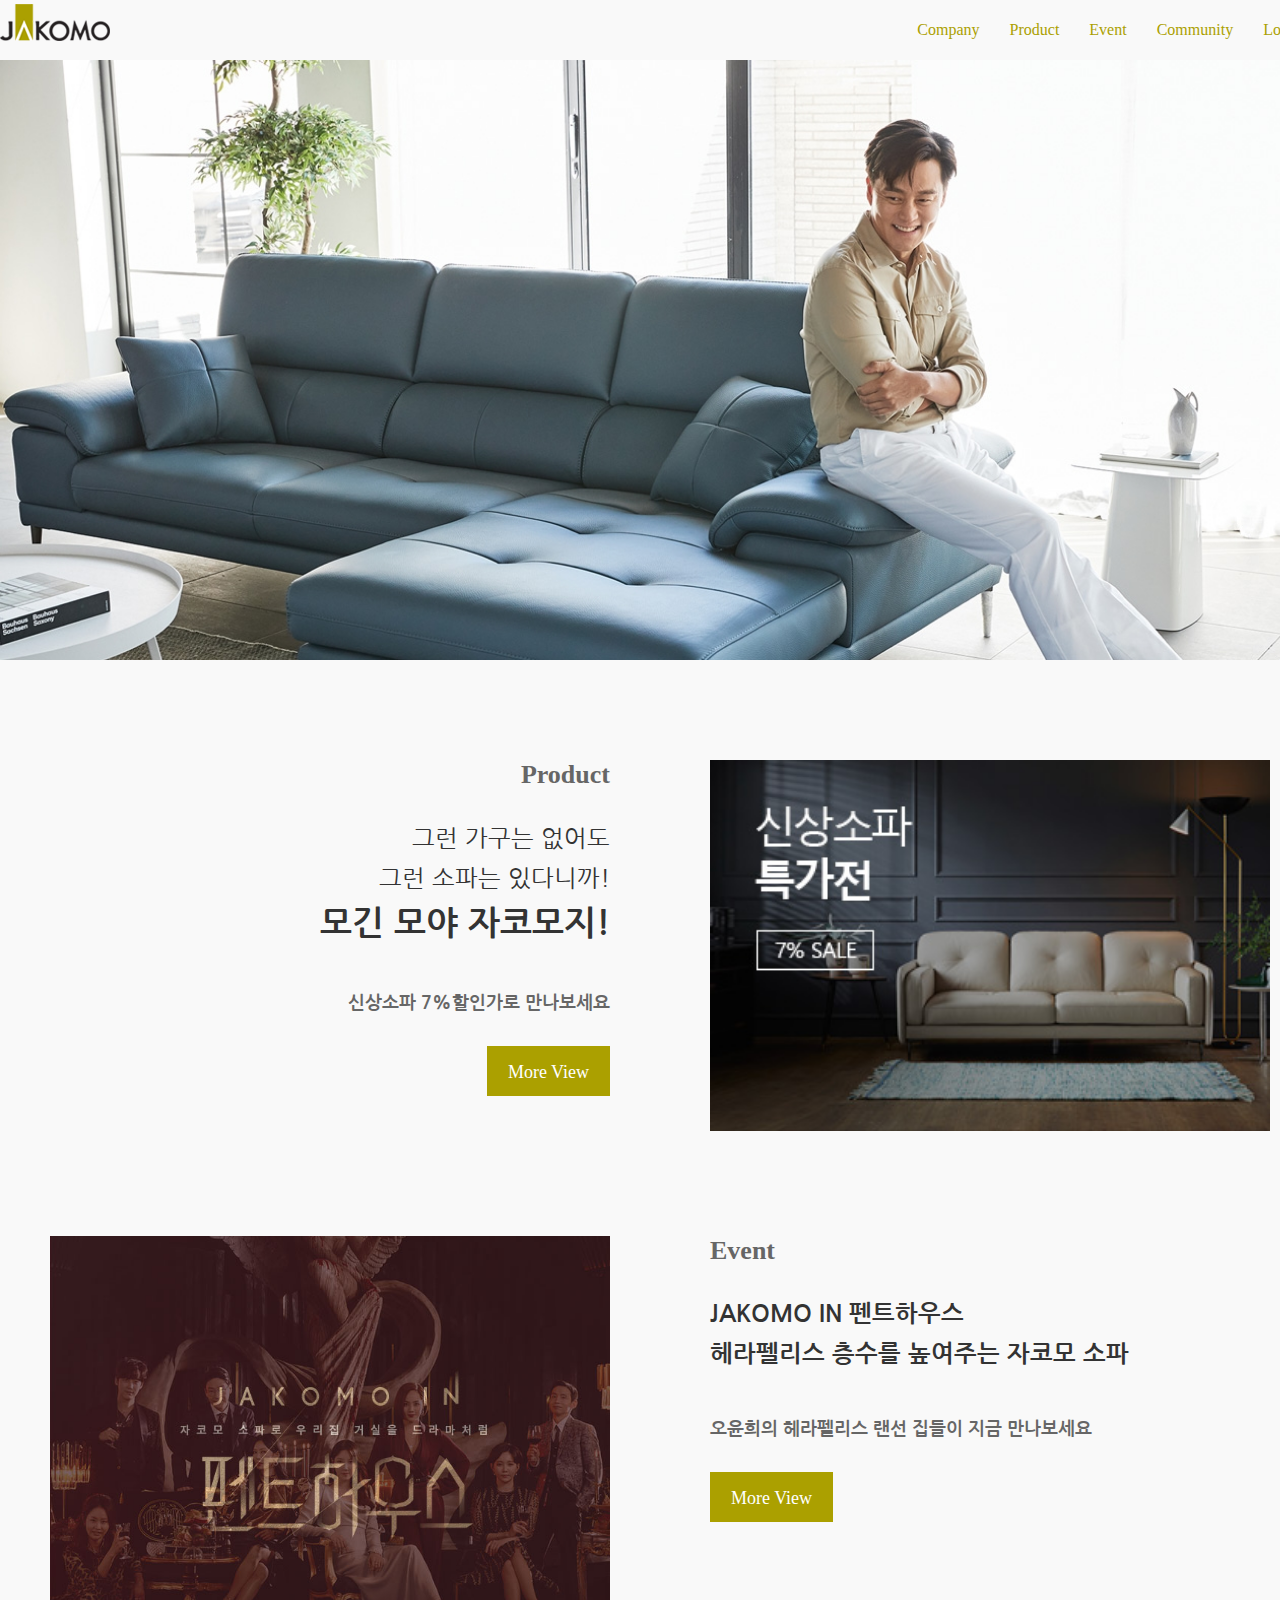
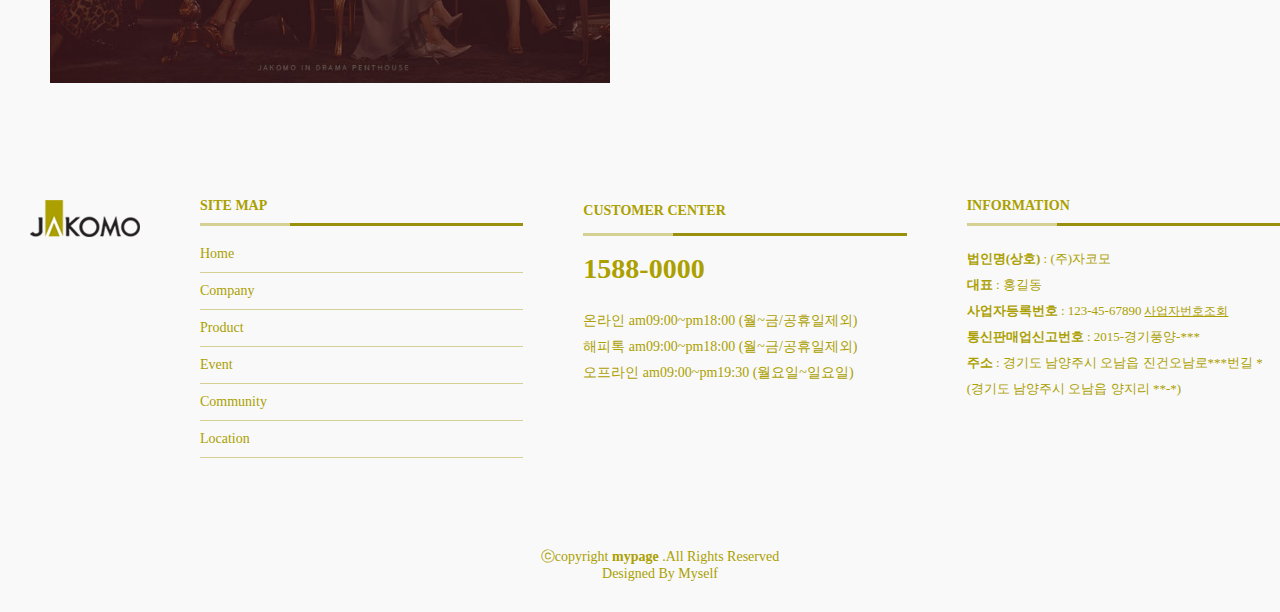
<file: index.html>
<!DOCTYPE html>
 <html lang="en">
 <head>
    <meta charset="UTF-8">
    <title>자코모</title>
    <link rel="stylesheet" href="css/style.css">
    <script src="js/jquery.min.js"></script>
    <script src="js/common.js"></script>
     <!--[if lt IE 9]>
       <script src = "http://html5shiv.googlecode.com/svn/trunk/html5.js"></script>
     <![endif]-->
     <script type="text/javascript">
       window.onload = function(){
         var browse = navigator.userAgent.toLowerCase();
         if((navigator.appName == 'Netscape' && navigator.userAgent.search('Trident') != -1) || (browse.indexOf("msie") != -1)){
           alert("Chrome 사용을 권장합니다.");
         }
       };
     </script>
 </head>
 <body>
   <div id="wrap">
    <header id="header">
      <h1 id="top_logo"><a href="index.html"><img src="img/logo_img.png" alt="logo"></a></h1>
      <nav id="top_nav">
        <ul>
          <li><a href="company/introduce.html">Company</a>
            <ul class="sub_menu">
              <li><a href="company/introduce.html">Indroduce</a></li>
              <li><a href="company/brand.html">Brand</a></li>
              <li><a href="company/history.html">History</a></li>
            </ul>
          </li>
          <li><a href="product/product.html">Product</a></li>
          <li><a href="event/event.html">Event</a></li>
          <li><a href="community/notice.html">Community</a>
            <ul class="sub_menu">
              <li><a href="community/notice.html">Notice</a></li>
              <li><a href="community/qna.html">Q&A</a></li>
            </ul>
          </li>
          <li><a href="location/location.html">Location</a></li>
        </ul>
      </nav>
    </header>
    <main>
      <!--메인배너-->
      <div class="mainbanner"></div>
      <!--컨텐츠 영역-->
      <div class="container">
        <div class="content">
          <div class="inner">
            <div class="box items_2">
              <div class="items">
                <h3 class="title">Product</h3>
                <p class="main"><span class="font">그런 가구는 없어도<br>그런 소파는 있다니까!</span><br><span class="font_w">모긴 모야 자코모지!</span><br>
                  <span class="fontC">신상소파 7%할인가로 만나보세요</span></p>
                <a href="product/product.html" class="gbtn">More View</a>
              </div>
              <div class="items">
                <img src="img/thumb_nail01.jpg" alt="thumb01">
              </div>
            </div>
          </div>
          <div class="inner">
            <div class="box items_2">
              <div class="items">
                <img src="img/thumb_nail02.jpg" alt="thumb02">
              </div>
              <div class="items">
                <h3 class="title">Event</h3>
                <p class="main"><span class="fontT">JAKOMO IN 펜트하우스<br>헤라펠리스 층수를 높여주는 자코모 소파</span><br>
                  <span class="fontC">오윤희의 헤라펠리스 랜선 집들이 지금 만나보세요</span></p>
                <a href="event/event.html" class="gbtn">More View</a>
              </div>
            </div>
          </div>
        </div>
      </div>
    </main>
    <footer id="footer">
      <div class="footer_top">
        <!-- footer 상단 영역 -->
        <div class="container">
          <div class="row">
            <div class="column footer_logo">
              <!-- footer logo -->
              <h3><a href="index.html"><img src="img/logo_img.png" alt="로고 이미지"></a></h3>
            </div>
            <div class="column">
              <!-- site map -->
              <h4>site map</h4>
              <ul>
                <li><a href="#">Home</a></li>
                <li><a href="company/introduce.html">Company</a></li>
                <li><a href="product/product.html">Product</a></li>
                <li><a href="event/event.html">Event</a></li>
                <li><a href="community/notice.html">Community</a></li>
                <li><a href="location/location.html">Location</a></li>
              </ul>
            </div>
            <div class="column">
              <!-- contact us -->
              <h4>CUSTOMER CENTER</h4>
              <p>
                <h1><a href="tel:+82-1588-0000">1588-0000</a></h1><br>
                온라인 am09:00~pm18:00 (월~금/공휴일제외)<br>
                해피톡 am09:00~pm18:00 (월~금/공휴일제외)<br>
                오프라인 am09:00~pm19:30 (월요일~일요일)
              </p>
            </div>
            <div class="column news">
              <!-- news -->
              <h4>INFORMATION</h4>
              <p>
                <strong>법인명(상호)</strong> : (주)자코모<br>
                <strong>대표</strong> : 홍길동<br>
                <strong>사업자등록번호</strong> : 123-45-67890<a href="#" style="font-size:12px"> <span style="text-decoration:underline">사업자번호조회</span></a><br>
                <strong>통신판매업신고번호</strong> : 2015-경기풍양-***<br>
                <strong>주소</strong> : 경기도 남양주시 오남읍 진건오남로***번길 *<br>(경기도 남양주시 오남읍 양지리 **-*)
              </p>
            </div>
          </div>
        </div>
      </div>
      <div class="container">
        <!-- footer 하단 영역 -->
        <div class="copyright">
          ⓒcopyright <strong>mypage</strong> .All Rights Reserved
        </div>
        <div class="credits">
          Designed By <a href="mailto:audry637@naver.com">Myself</a>
        </div>
      </div>
    </footer>
   </div>
 </body>
 </html>
</file>
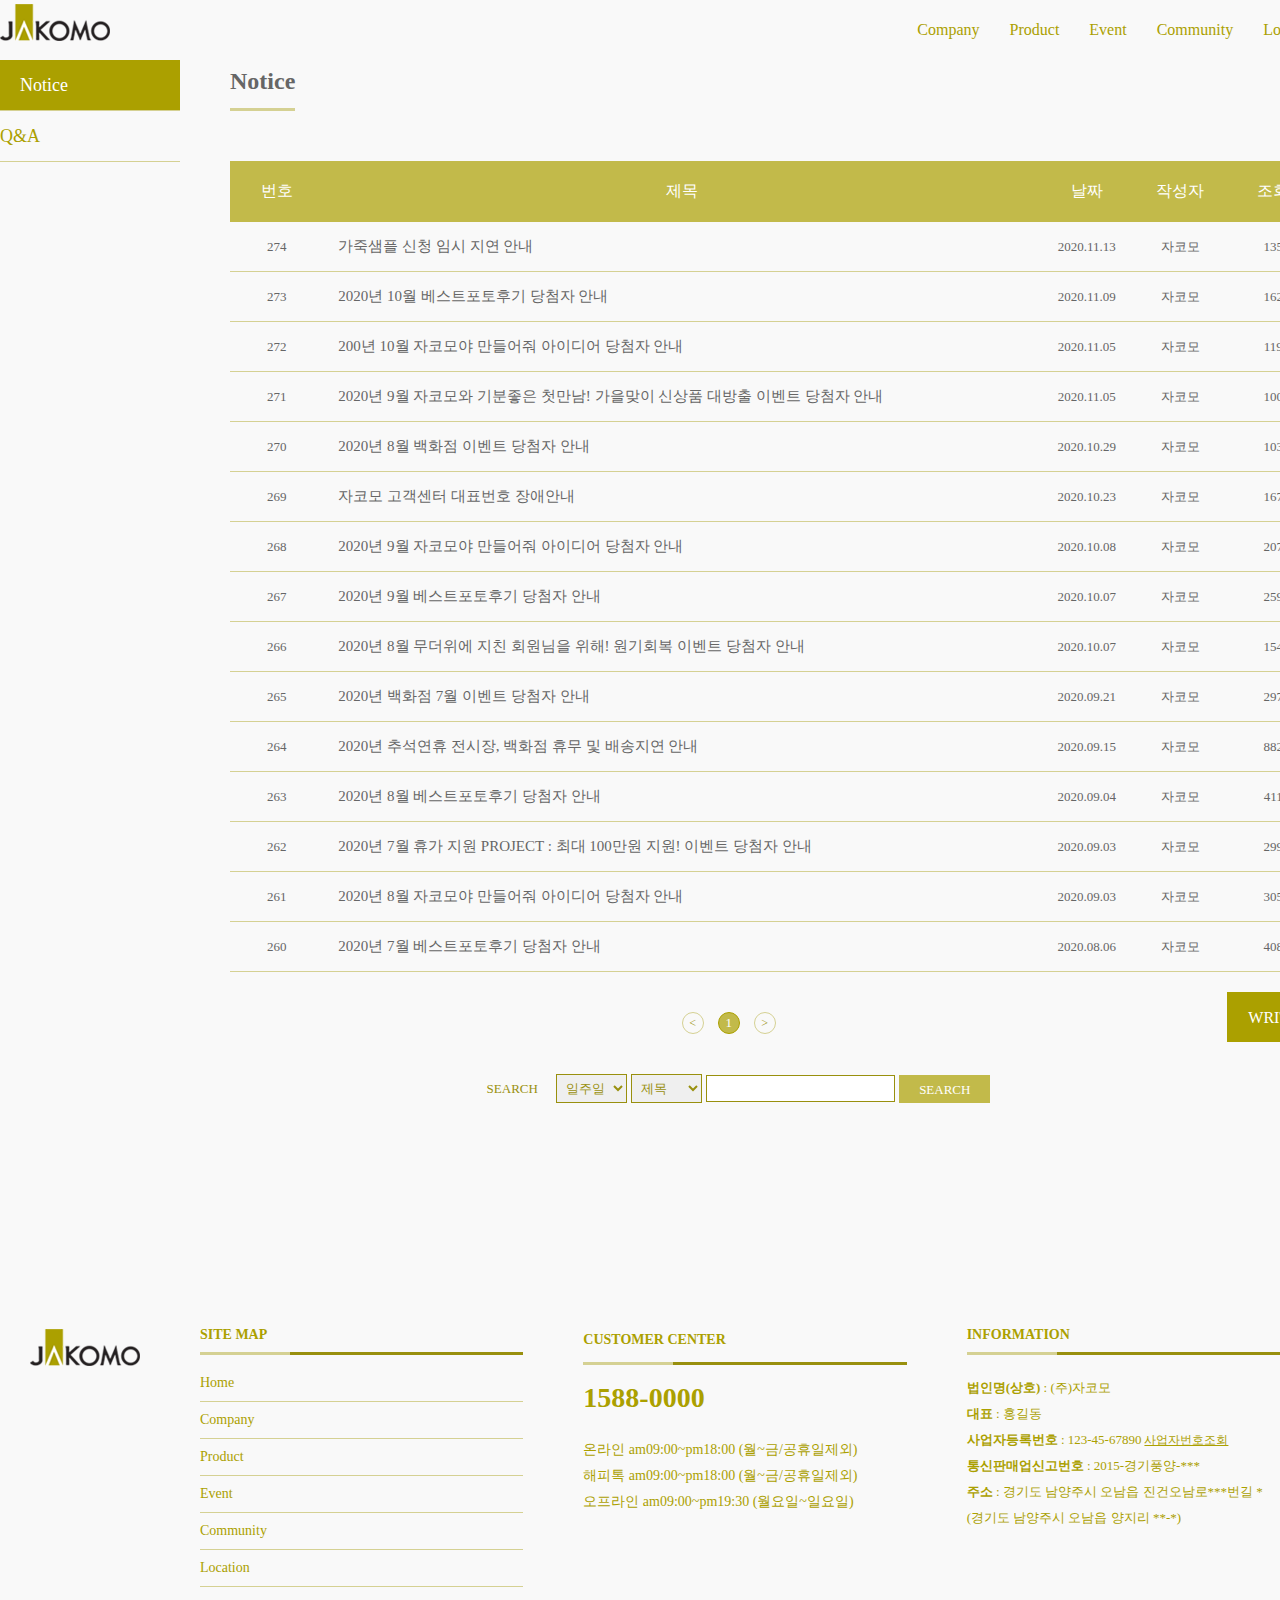
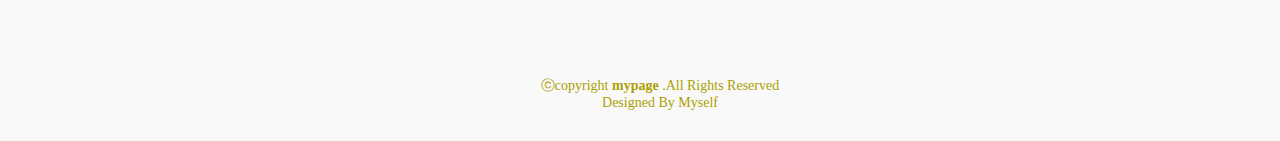
<file: community/notice.html>
<!DOCTYPE html>
 <html lang="en">
 <head>
    <meta charset="UTF-8">
    <title>notice</title>
    <link rel="stylesheet" href="../css/style.css">
    <script src="../js/jquery.min.js"></script>
    <script src="../js/common.js"></script>
     <!--[if lt IE 9]>
       <script src = "http://html5shiv.googlecode.com/svn/trunk/html5.js"></script>
     <![endif]-->
 </head>
 <body class="subpage">
   <div id="wrap">
    <header id="header">
      <h1 id="top_logo"><a href="../index.html"><img src="../img/logo_img.png" alt="logo"></a></h1>
      <nav id="top_nav">
        <ul>
          <li><a href="../company/introduce.html">Company</a>
            <ul class="sub_menu">
              <li><a href="../company/introduce.html">Introduce</a></li>
              <li><a href="../company/brand.html">Brand</a></li>
              <li><a href="../company/history.html">History</a></li>
            </ul>
          </li>
          <li><a href="../product/product.html">Product</a></li>
          <li><a href="../event/event.html">Event</a></li>
          <li><a href="../community/notice.html">Community</a>
            <ul class="sub_menu">
              <li><a href="../community/notice.html">Notice</a></li>
              <li><a href="../community/qna.html">Q&A</a></li>
            </ul>
          </li>
          <li><a href="../location/location.html">Location</a></li>
        </ul>
      </nav>
    </header>
    <main>
      <!--컨텐츠 영역-->
      <div class="container">
        <!--왼쪽메뉴-->
        <aside id="lnb">
          <ul>
            <li><a class="on" href="../community/notice.html">Notice</a></li>
            <li><a href="../community/qna.html">Q&A</a></li>
          </ul>
        </aside>
        <!--컨텐츠 본문-->
        <div class="content">
          <h2 class="sub_title"><span>Notice</span></h2>
          <div class="inner">
            <!-- table area -->
            <div class="tbl_header">
              <table cellpadding="0" cellspacing="0" border="0">
                <thead>
                  <tr>
                    <th>번호</th>
                    <th class="width">제목</th>
                    <th>날짜</th>
                    <th>작성자</th>
                    <th>조회</th>
                  </tr>
                </thead>
              </table>
            </div>
            <div class="tbl_content">
              <table cellpadding="0" cellspacing="0" border="0">
               <tbody>
                 <tr>
                   <td>274</td>
                   <td class="width">가죽샘플 신청 임시 지연 안내</td>
                   <td>2020.11.13</td>
                   <td>자코모</td>
                   <td>135</td>
                 </tr>
                 <tr>
                   <td>273</td>
                   <td class="width">2020년 10월 베스트포토후기 당첨자 안내</td>
                   <td>2020.11.09</td>
                   <td>자코모</td>
                   <td>162</td>
                 </tr>
                 <tr>
                   <td>272</td>
                   <td class="width">200년 10월 자코모야 만들어줘 아이디어 당첨자 안내</td>
                   <td>2020.11.05</td>
                   <td>자코모</td>
                   <td>119</td>
                 </tr>
                 <tr>
                   <td>271</td>
                   <td class="width">2020년 9월 자코모와 기분좋은 첫만남! 가을맞이 신상품 대방출 이벤트 당첨자 안내</td>
                   <td>2020.11.05</td>
                   <td>자코모</td>
                   <td>100</td>
                 </tr>
                 <tr>
                   <td>270</td>
                   <td class="width">2020년 8월 백화점 이벤트 당첨자 안내</td>
                   <td>2020.10.29</td>
                   <td>자코모</td>
                   <td>103</td>
                 </tr>
                 <tr>
                   <td>269</td>
                   <td class="width">자코모 고객센터 대표번호 장애안내</td>
                   <td>2020.10.23</td>
                   <td>자코모</td>
                   <td>167</td>
                 </tr>
                 <tr>
                   <td>268</td>
                   <td class="width">2020년 9월 자코모야 만들어줘 아이디어 당첨자 안내</td>
                   <td>2020.10.08</td>
                   <td>자코모</td>
                   <td>207</td>
                 </tr>
                 <tr>
                   <td>267</td>
                   <td class="width">2020년 9월 베스트포토후기 당첨자 안내</td>
                   <td>2020.10.07</td>
                   <td>자코모</td>
                   <td>259</td>
                 </tr>
                 <tr>
                   <td>266</td>
                   <td class="width">2020년 8월 무더위에 지친 회원님을 위해! 원기회복 이벤트 당첨자 안내</td>
                   <td>2020.10.07</td>
                   <td>자코모</td>
                   <td>154</td>
                 </tr>
                 <tr>
                   <td>265</td>
                   <td class="width">2020년 백화점 7월 이벤트 당첨자 안내</td>
                   <td>2020.09.21</td>
                   <td>자코모</td>
                   <td>297</td>
                 </tr>
                 <tr>
                   <td>264</td>
                   <td class="width">2020년 추석연휴 전시장, 백화점 휴무 및 배송지연 안내</td>
                   <td>2020.09.15</td>
                   <td>자코모</td>
                   <td>882</td>
                 </tr>
                 <tr>
                   <td>263</td>
                   <td class="width">2020년 8월 베스트포토후기 당첨자 안내</td>
                   <td>2020.09.04</td>
                   <td>자코모</td>
                   <td>411</td>
                 </tr>
                 <tr>
                   <td>262</td>
                   <td class="width">2020년 7월 휴가 지원 PROJECT :  최대 100만원 지원! 이벤트 당첨자 안내</td>
                   <td>2020.09.03</td>
                   <td>자코모</td>
                   <td>299</td>
                 </tr>
                 <tr>
                   <td>261</td>
                   <td class="width">2020년 8월 자코모야 만들어줘 아이디어 당첨자 안내</td>
                   <td>2020.09.03</td>
                   <td>자코모</td>
                   <td>305</td>
                 </tr>
                 <tr>
                   <td>260</td>
                   <td class="width">2020년 7월 베스트포토후기 당첨자 안내</td>
                   <td>2020.08.06</td>
                   <td>자코모</td>
                   <td>408</td>
                 </tr>
               </tbody>
              </table>
              <a href="#" class="gbtn">WRITE</a>
              <p class="page">
                <a href="#"><span><</span></a>
                <a href="#"><span class="black">1</span></a>
                <a href="#"><span>></span></a>
              </p>
              <p class="search">
                <span>search </span>
                <select>
                  <option value="week">일주일</option>
                  <option value="onemonth">한달</option>
                  <option value="threemonth">세달</option>
                  <option value="all">전체</option>
                </select>
                <select>
                  <option value="">제목</option>
                  <option value="">내용</option>
                  <option value="">글쓴이</option>
                  <option value="">아이디</option>
                  <option value="">별명</option>
                </select>
                <input type="text">
                <a href="#"><span>search</span></a>
              </p>
            </div>
          </div>
        </div>
      </div>
    </main>
    <footer id="footer">
      <div class="footer_top">
        <!-- footer 상단 영역 -->
        <div class="container">
          <div class="row">
            <div class="column footer_logo">
              <!-- footer logo -->
              <h3><a href="../index.html"><img src="../img/logo_img.png" alt=""></a></h3>
            </div>
            <div class="column">
              <!-- site map -->
              <h4>site map</h4>
              <ul>
                <li><a href="../index.html">Home</a></li>
                <li><a href="../company/introduce.html">Company</a></li>
                <li><a href="../product/product.html">Product</a></li>
                <li><a href="../event/event.html">Event</a></li>
                <li><a href="../community/notice.html">Community</a></li>
                <li><a href="../location/location.html">Location</a></li>
              </ul>
            </div>
            <div class="column">
              <!-- contact us -->
              <h4>CUSTOMER CENTER</h4>
              <p>
                <h1><a href="tel:+82-1588-0000">1588-0000</a></h1><br>
                온라인 am09:00~pm18:00 (월~금/공휴일제외)<br>
                해피톡 am09:00~pm18:00 (월~금/공휴일제외)<br>
                오프라인 am09:00~pm19:30 (월요일~일요일)
              </p>
            </div>
            <div class="column news">
              <!-- news -->
              <h4>INFORMATION</h4>
              <p>
                <strong>법인명(상호)</strong> : (주)자코모<br>
                <strong>대표</strong> : 홍길동<br>
                <strong>사업자등록번호</strong> : 123-45-67890<a href="#" style="font-size:12px"> <span style="text-decoration:underline">사업자번호조회</span></a><br>
                <strong>통신판매업신고번호</strong> : 2015-경기풍양-***<br>
                <strong>주소</strong> : 경기도 남양주시 오남읍 진건오남로***번길 *<br>(경기도 남양주시 오남읍 양지리 **-*)
              </p>
            </div>
          </div>
        </div>
      </div>
      <div class="container">
        <!-- footer 하단 영역 -->
        <div class="copyright">
          ⓒcopyright <strong>mypage</strong> .All Rights Reserved
        </div>
        <div class="credits">
          Designed By <a href="mailto:audry637@naver.com">Myself</a>
        </div>
      </div>
    </footer>
   </div>
 </body>
 </html>
</file>
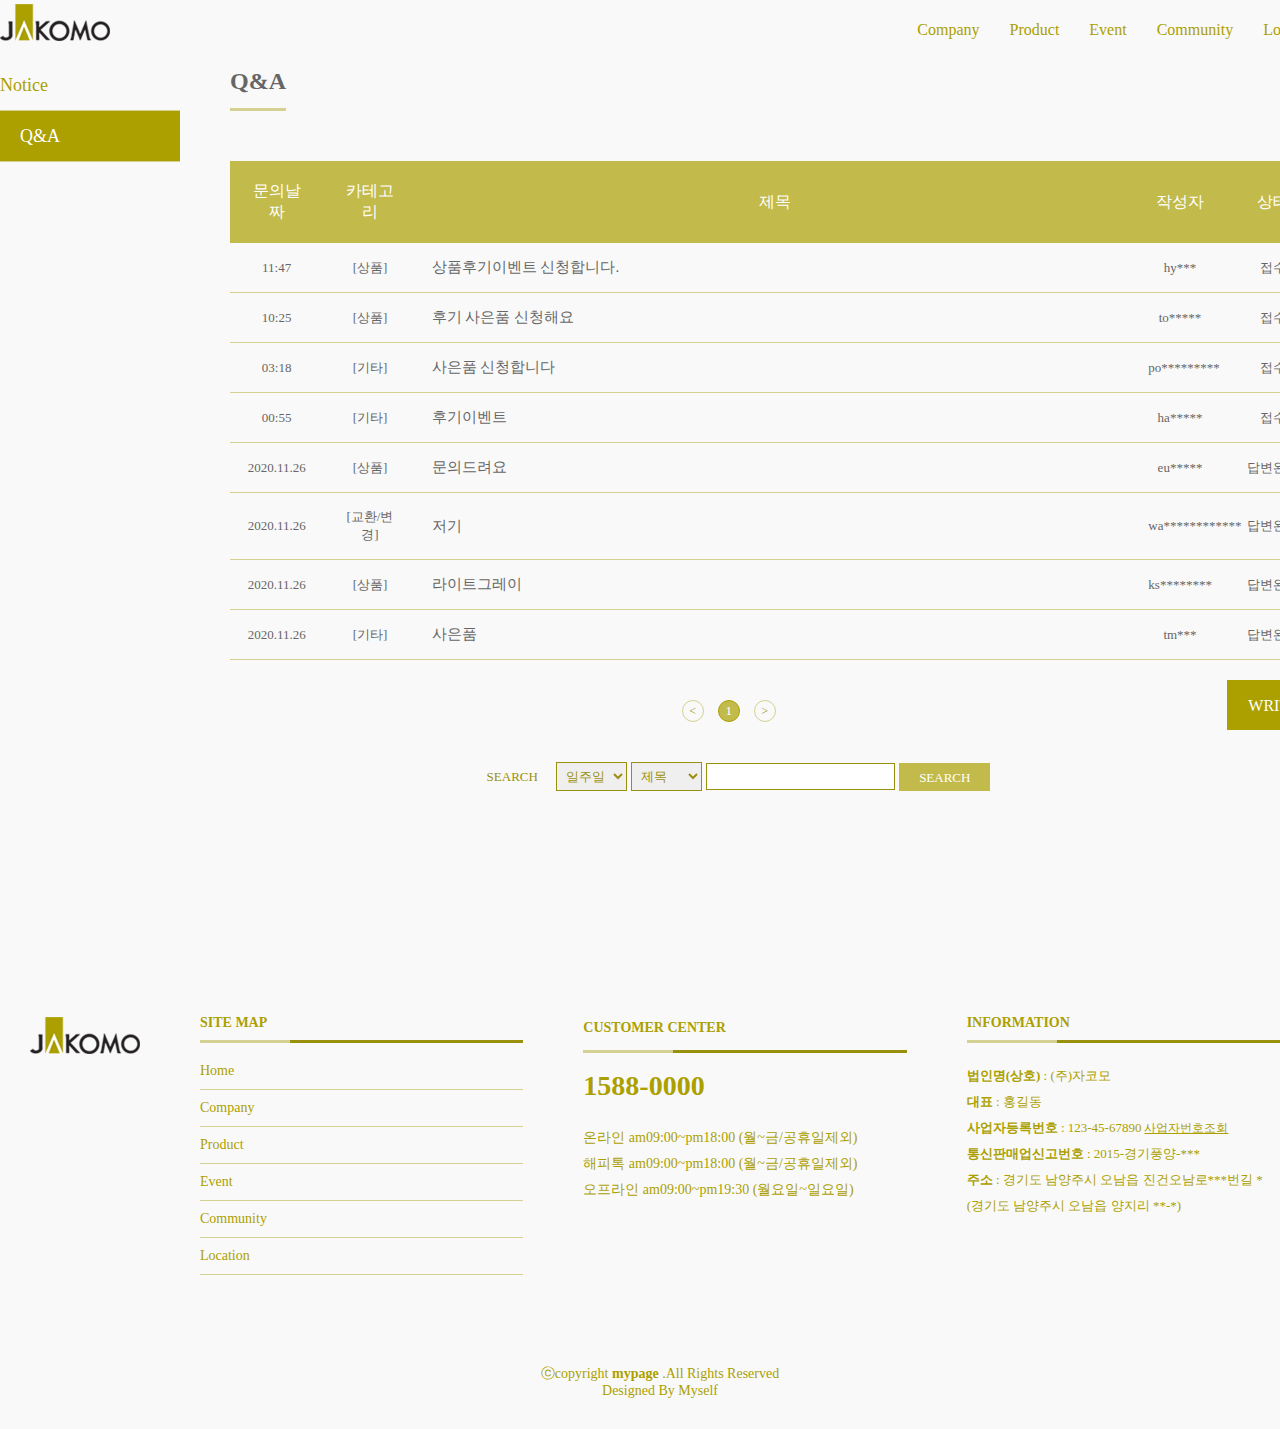
<file: community/qna.html>
<!DOCTYPE html>
 <html lang="en">
 <head>
    <meta charset="UTF-8">
    <title>qna</title>
    <link rel="stylesheet" href="../css/style.css">
    <script src="../js/jquery.min.js"></script>
    <script src="../js/common.js"></script>
     <!--[if lt IE 9]>
       <script src = "http://html5shiv.googlecode.com/svn/trunk/html5.js"></script>
     <![endif]-->
 </head>
 <body class="subpage">
   <div id="wrap">
    <header id="header">
      <h1 id="top_logo"><a href="../index.html"><img src="../img/logo_img.png" alt="logo"></a></h1>
      <nav id="top_nav">
        <ul>
          <li><a href="../company/introduce.html">Company</a>
            <ul class="sub_menu">
              <li><a href="../company/introduce.html">Introduce</a></li>
              <li><a href="../company/brand.html">Brand</a></li>
              <li><a href="../company/history.html">History</a></li>
            </ul>
          </li>
          <li><a href="../product/product.html">Product</a></li>
          <li><a href="../event/event.html">Event</a></li>
          <li><a href="../community/notice.html">Community</a>
            <ul class="sub_menu">
              <li><a href="../community/notice.html">Notice</a></li>
              <li><a href="../community/qna.html">Q&A</a></li>
            </ul>
          </li>
          <li><a href="../location/location.html">Location</a></li>
        </ul>
      </nav>
    </header>
    <main>
      <!--컨텐츠 영역-->
      <div class="container">
        <!--왼쪽메뉴-->
        <aside id="lnb">
          <ul>
            <li><a href="../community/notice.html">Notice</a></li>
            <li><a class="on" href="../community/qna.html">Q&A</a></li>
          </ul>
        </aside>
        <!--컨텐츠 본문-->
        <div class="content">
          <h2 class="sub_title"><span>Q&A</span></h2>
          <div class="inner">
            <!-- table area -->
            <div class="tbl_header">
              <table cellpadding="0" cellspacing="0" border="0">
                <thead>
                  <tr>
                    <th>문의날짜</th>
                    <th>카테고리</th>
                    <th class="width">제목</th>
                    <th>작성자</th>
                    <th>상태</th>
                  </tr>
                </thead>
              </table>
            </div>
            <div class="tbl_content">
              <table cellpadding="0" cellspacing="0" border="0">
               <tbody>
                 <tr>
                   <td>11:47</td>
                   <td>[상품]</td>
                   <td class="width">상품후기이벤트 신청합니다.</td>
                   <td>hy***</td>
                   <td>접수</td>
                 </tr>
                 <tr>
                   <td>10:25</td>
                   <td>[상품]</td>
                   <td class="width">후기 사은품 신청해요</td>
                   <td>to*****</td>
                   <td>접수</td>
                 </tr>
                 <tr>
                   <td>03:18</td>
                   <td>[기타]</td>
                   <td class="width">사은품 신청합니다</td>
                   <td>po*********</td>
                   <td>접수</td>
                 </tr>
                 <tr>
                   <td>00:55</td>
                   <td>[기타]</td>
                   <td class="width">후기이벤트</td>
                   <td>ha*****</td>
                   <td>접수</td>
                 </tr>
                 <tr>
                   <td>2020.11.26</td>
                   <td>[상품]</td>
                   <td class="width">문의드려요</td>
                   <td>eu*****</td>
                   <td>답변완료</td>
                 </tr>
                 <tr>
                   <td>2020.11.26</td>
                   <td>[교환/변경]</td>
                   <td class="width">저기</td>
                   <td>wa************</td>
                   <td>답변완료</td>
                 </tr>
                 <tr>
                   <td>2020.11.26</td>
                   <td>[상품]</td>
                   <td class="width">라이트그레이</td>
                   <td>ks********</td>
                   <td>답변완료</td>
                 </tr>
                 <tr>
                   <td>2020.11.26</td>
                   <td>[기타]</td>
                   <td class="width">사은품</td>
                   <td>tm***</td>
                   <td>답변완료</td>
                 </tr>
               </tbody>
              </table>
              <a href="#" class="gbtn">WRITE</a>
              <p class="page">
                <a href="#"><span><</span></a>
                <a href="#"><span class="black">1</span></a>
                <a href="#"><span>></span></a>
              </p>
              <p class="search">
                <span>search </span>
                <select>
                  <option value="week">일주일</option>
                  <option value="onemonth">한달</option>
                  <option value="threemonth">세달</option>
                  <option value="all">전체</option>
                </select>
                <select>
                  <option value="">제목</option>
                  <option value="">내용</option>
                  <option value="">글쓴이</option>
                  <option value="">아이디</option>
                  <option value="">별명</option>
                </select>
                <input type="text">
                <a href="#"><span>search</span></a>
              </p>
            </div>
          </div>
        </div>
      </div>
    </main>
    <footer id="footer">
      <div class="footer_top">
        <!-- footer 상단 영역 -->
        <div class="container">
          <div class="row">
            <div class="column footer_logo">
              <!-- footer logo -->
              <h3><a href="../index.html"><img src="../img/logo_img.png" alt=""></a></h3>
            </div>
            <div class="column">
              <!-- site map -->
              <h4>site map</h4>
              <ul>
                <li><a href="../index.html">Home</a></li>
                <li><a href="../company/introduce.html">Company</a></li>
                <li><a href="../product/product.html">Product</a></li>
                <li><a href="../event/event.html">Event</a></li>
                <li><a href="../community/notice.html">Community</a></li>
                <li><a href="../location/location.html">Location</a></li>
              </ul>
            </div>
            <div class="column">
              <!-- contact us -->
              <h4>CUSTOMER CENTER</h4>
              <p>
                <h1><a href="tel:+82-1588-0000">1588-0000</a></h1><br>
                온라인 am09:00~pm18:00 (월~금/공휴일제외)<br>
                해피톡 am09:00~pm18:00 (월~금/공휴일제외)<br>
                오프라인 am09:00~pm19:30 (월요일~일요일)
              </p>
            </div>
            <div class="column news">
              <!-- news -->
              <h4>INFORMATION</h4>
              <p>
                <strong>법인명(상호)</strong> : (주)자코모<br>
                <strong>대표</strong> : 홍길동<br>
                <strong>사업자등록번호</strong> : 123-45-67890<a href="#" style="font-size:12px"> <span style="text-decoration:underline">사업자번호조회</span></a><br>
                <strong>통신판매업신고번호</strong> : 2015-경기풍양-***<br>
                <strong>주소</strong> : 경기도 남양주시 오남읍 진건오남로***번길 *<br>(경기도 남양주시 오남읍 양지리 **-*)
              </p>
            </div>
          </div>
        </div>
      </div>
      <div class="container">
        <!-- footer 하단 영역 -->
        <div class="copyright">
          ⓒcopyright <strong>mypage</strong> .All Rights Reserved
        </div>
        <div class="credits">
          Designed By <a href="mailto:audry637@naver.com">Myself</a>
        </div>
      </div>
    </footer>
   </div>
 </body>
 </html>
</file>
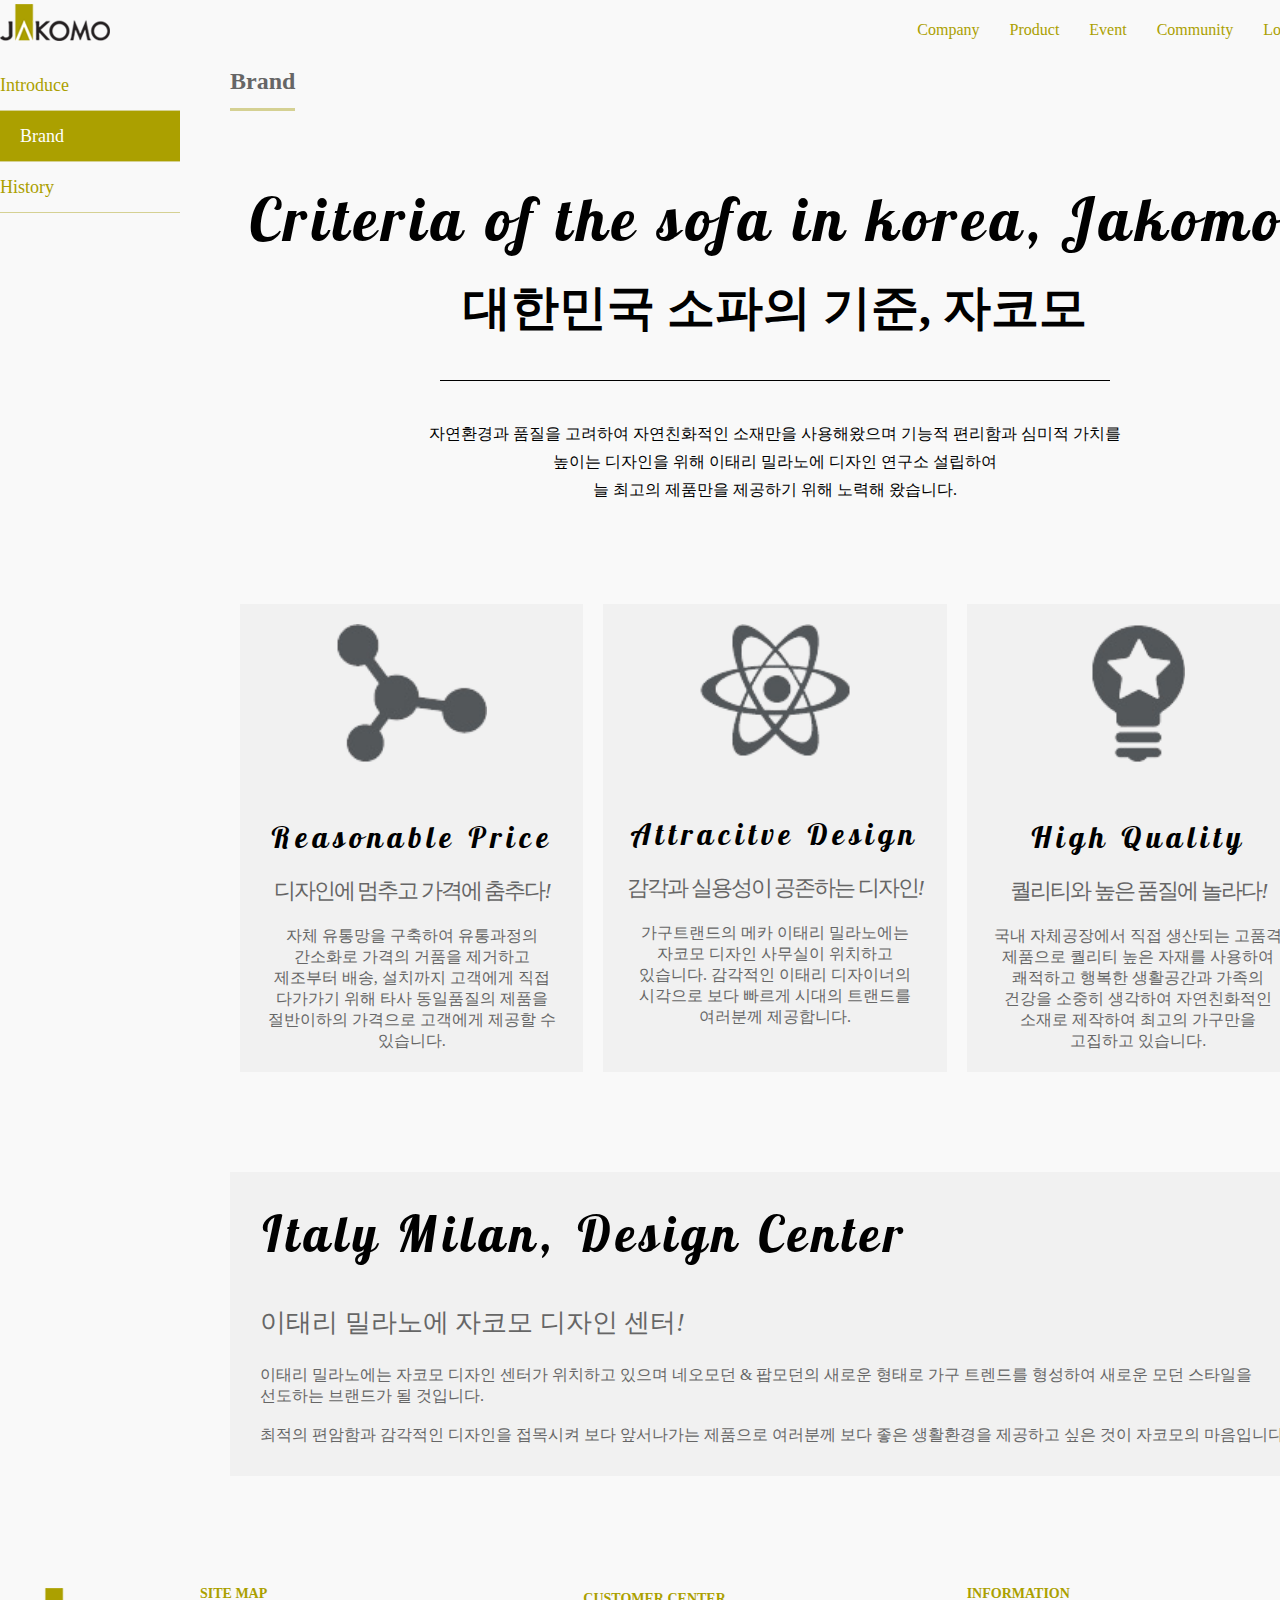
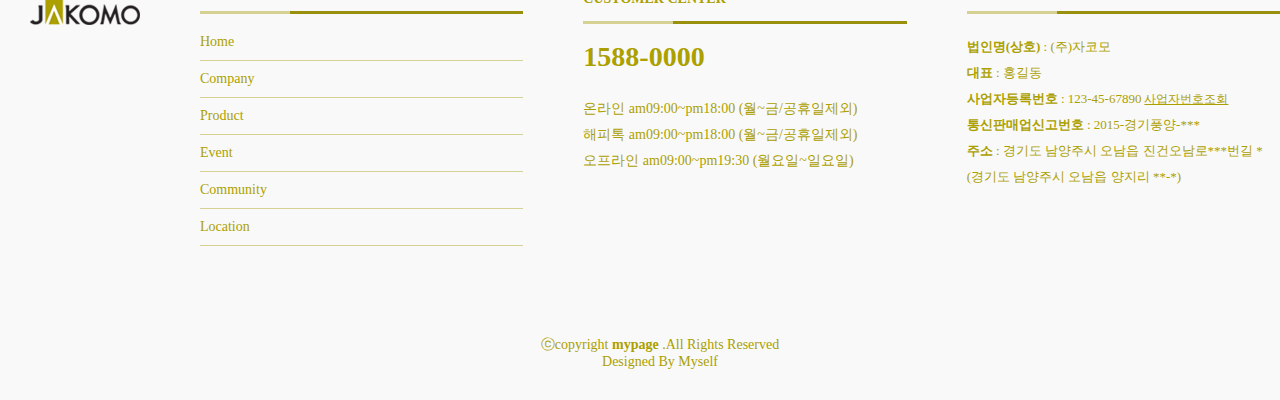
<file: company/brand.html>
<!DOCTYPE html>
 <html lang="en">
 <head>
    <meta charset="UTF-8">
    <title>brand</title>
    <link rel="stylesheet" href="../css/style.css">
    <script src="../js/jquery.min.js"></script>
    <script src="../js/common.js"></script>
     <!--[if lt IE 9]>
       <script src = "http://html5shiv.googlecode.com/svn/trunk/html5.js"></script>
     <![endif]-->
 </head>
 <body class="subpage">
   <div id="wrap">
    <header id="header">
      <h1 id="top_logo"><a href="../index.html"><img src="../img/logo_img.png" alt="logo"></a></h1>
      <nav id="top_nav">
        <ul>
          <li><a href="../company/introduce.html">Company</a>
            <ul class="sub_menu">
              <li><a href="../company/introduce.html">Introduce</a></li>
              <li><a href="../company/brand.html">Brand</a></li>
              <li><a href="../company/history.html">History</a></li>
            </ul>
          </li>
          <li><a href="../product/product.html">Product</a></li>
          <li><a href="../event/event.html">Event</a></li>
          <li><a href="../community/notice.html">Community</a>
            <ul class="sub_menu">
              <li><a href="../community/notice.html">Notice</a></li>
              <li><a href="../community/qna.html">Q&A</a></li>
            </ul>
          </li>
          <li><a href="../location/location.html">Location</a></li>
        </ul>
      </nav>
    </header>
    <main>
      <!--컨텐츠 영역-->
      <div class="container">
        <!--왼쪽메뉴-->
        <aside id="lnb">
          <ul>
            <li><a href="../company/introduce.html">Introduce</a></li>
            <li><a class="on" href="../company/brand.html">Brand</a></li>
            <li><a href="../company/history.html">History</a></li>
          </ul>
        </aside>
        <!--컨텐츠 본문-->
        <div class="content">
          <h2 class="sub_title"><span>Brand</span></h2>
          <div class="inner">
            <div class="box">
              <div class="items">
                <div class="first">
                  <div class="italic">Criteria of the sofa in korea, Jakomo.</div>
                  <div class="title">대한민국 소파의 기준, 자코모</div>
                  <div class="text">자연환경과 품질을 고려하여 자연친화적인 소재만을 사용해왔으며 기능적 편리함과 심미적 가치를<br>높이는 디자인을 위해 이태리 밀라노에 디자인 연구소 설립하여<br>늘 최고의 제품만을 제공하기 위해 노력해 왔습니다.</div>
                </div>
                <div class="second">
                  <div class="column">
                    <img src="../img/company/second_one.png" alt="">
                    <div class="italic">Reasonable Price</div>
                    <div class="title">디자인에 멈추고 가격에 춤추다<span>!</span></div>
                    <div class="text">자체 유통망을 구축하여 유통과정의 간소화로 가격의 거품을 제거하고 제조부터 배송, 설치까지 고객에게 직접 다가가기 위해 타사 동일품질의 제품을 절반이하의 가격으로 고객에게 제공할 수 있습니다.</div>
                  </div>
                  <div class="column">
                    <img src="../img/company/second_two.png" alt="">
                    <div class="italic">Attracitve Design</div>
                    <div class="title">감각과 실용성이 공존하는 디자인<span>!</span></div>
                    <div class="text">가구트랜드의 메카 이태리 밀라노에는 자코모 디자인 사무실이 위치하고 있습니다. 감각적인 이태리 디자이너의 시각으로 보다 빠르게 시대의 트랜드를 여러분께 제공합니다.</div>
                  </div>
                  <div class="column">
                    <img src="../img/company/second_three.png" alt="">
                    <div class="italic">High Quality</div>
                    <div class="title">퀄리티와 높은 품질에 놀라다<span>!</span></div>
                    <div class="text">국내 자체공장에서 직접 생산되는 고품격 제품으로 퀄리티 높은 자재를 사용하여 쾌적하고 행복한 생활공간과 가족의 건강을 소중히 생각하여 자연친화적인 소재로 제작하여 최고의 가구만을 고집하고 있습니다.</div>
                  </div>
                </div>
                <div class="third">
                  <div class="italic">Italy Milan, Design Center</div>
                  <div class="title">이태리 밀라노에 자코모 디자인 센터<span>!</span></div>
                  <div class="text">이태리 밀라노에는 자코모 디자인 센터가 위치하고 있으며 네오모던 & 팝모던의 새로운 형태로 가구 트렌드를 형성하여 새로운 모던 스타일을 선도하는 브랜드가 될 것입니다.<br><br>
                    최적의 편암함과 감각적인 디자인을 접목시켜 보다 앞서나가는 제품으로 여러분께 보다 좋은 생활환경을 제공하고 싶은 것이 자코모의 마음입니다.
                  </div>
                </div>
              </div>
            </div>
          </div>
        </div>
      </div>
    </main>
    <footer id="footer">
      <div class="footer_top">
        <!-- footer 상단 영역 -->
        <div class="container">
          <div class="row">
            <div class="column footer_logo">
              <!-- footer logo -->
              <h3><a href="../index.html"><img src="../img/logo_img.png" alt=""></a></h3>
            </div>
            <div class="column">
              <!-- site map -->
              <h4>site map</h4>
              <ul>
                <li><a href="../index.html">Home</a></li>
                <li><a href="../company/introduce.html">Company</a></li>
                <li><a href="../product/product.html">Product</a></li>
                <li><a href="../event/event.html">Event</a></li>
                <li><a href="../community/notice.html">Community</a></li>
                <li><a href="../location/location.html">Location</a></li>
              </ul>
            </div>
            <div class="column">
              <!-- contact us -->
              <h4>CUSTOMER CENTER</h4>
              <p>
                <h1><a href="tel:+82-1588-0000">1588-0000</a></h1><br>
                온라인 am09:00~pm18:00 (월~금/공휴일제외)<br>
                해피톡 am09:00~pm18:00 (월~금/공휴일제외)<br>
                오프라인 am09:00~pm19:30 (월요일~일요일)
              </p>
            </div>
            <div class="column news">
              <!-- news -->
              <h4>INFORMATION</h4>
              <p>
                <strong>법인명(상호)</strong> : (주)자코모<br>
                <strong>대표</strong> : 홍길동<br>
                <strong>사업자등록번호</strong> : 123-45-67890<a href="#" style="font-size:12px"> <span style="text-decoration:underline">사업자번호조회</span></a><br>
                <strong>통신판매업신고번호</strong> : 2015-경기풍양-***<br>
                <strong>주소</strong> : 경기도 남양주시 오남읍 진건오남로***번길 *<br>(경기도 남양주시 오남읍 양지리 **-*)
              </p>
            </div>
          </div>
        </div>
      </div>
      <div class="container">
        <!-- footer 하단 영역 -->
        <div class="copyright">
          ⓒcopyright <strong>mypage</strong> .All Rights Reserved
        </div>
        <div class="credits">
          Designed By <a href="mailto:audry637@naver.com">Myself</a>
        </div>
      </div>
    </footer>
   </div>
 </body>
 </html>
</file>
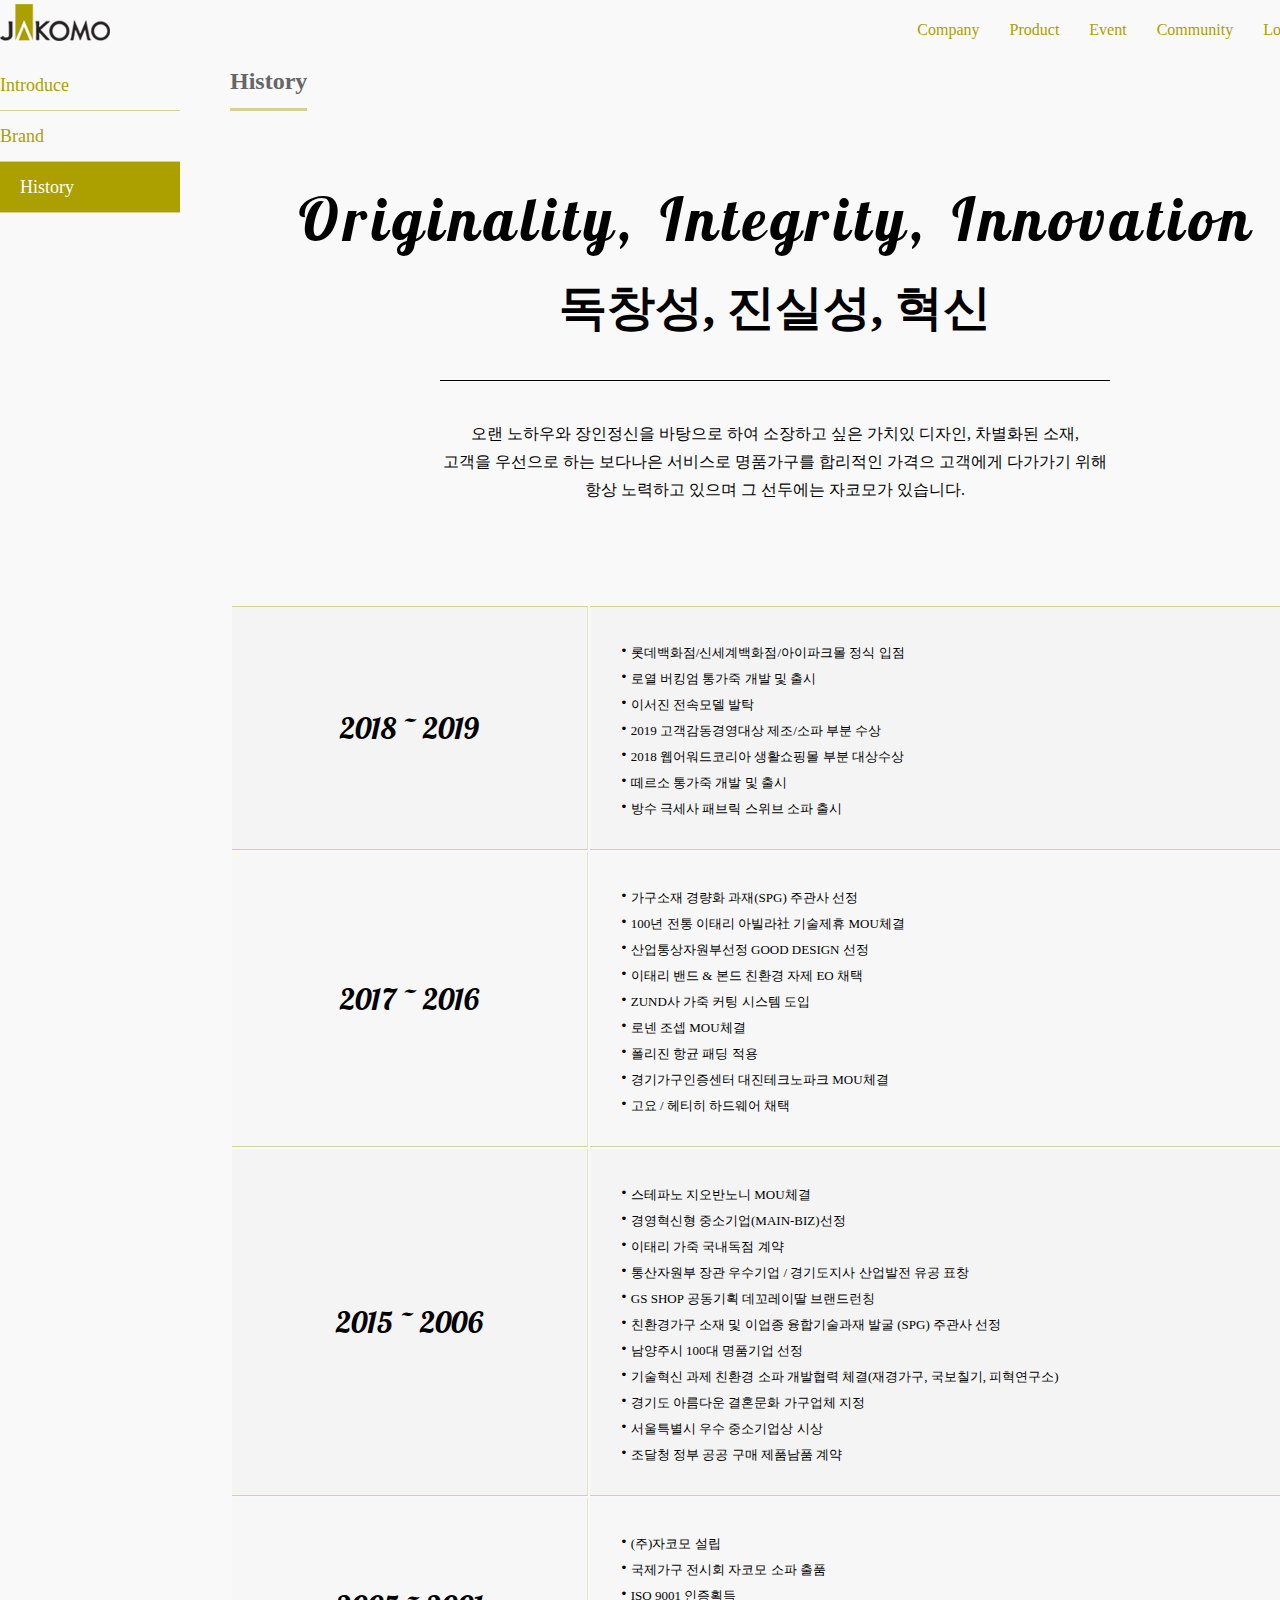
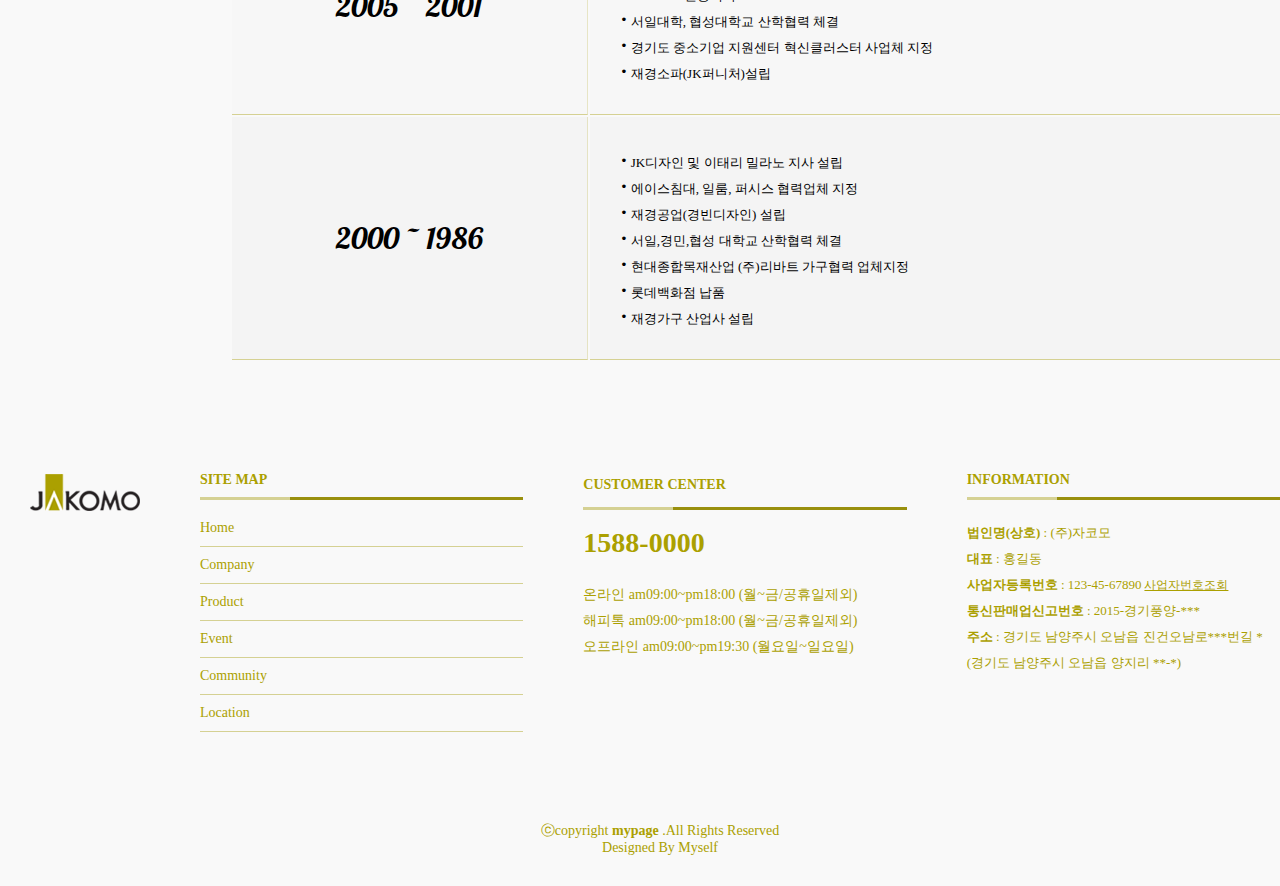
<file: company/history.html>
<!DOCTYPE html>
 <html lang="en">
 <head>
    <meta charset="UTF-8">
    <title>history</title>
    <link rel="stylesheet" href="../css/style.css">
    <script src="../js/jquery.min.js"></script>
    <script src="../js/common.js"></script>
     <!--[if lt IE 9]>
       <script src = "http://html5shiv.googlecode.com/svn/trunk/html5.js"></script>
     <![endif]-->
 </head>
 <body class="subpage">
   <div id="wrap">
    <header id="header">
      <h1 id="top_logo"><a href="../index.html"><img src="../img/logo_img.png" alt="logo"></a></h1>
      <nav id="top_nav">
        <ul>
          <li><a href="../company/introduce.html">Company</a>
            <ul class="sub_menu">
              <li><a href="../company/introduce.html">Introduce</a></li>
              <li><a href="../company/brand.html">Brand</a></li>
              <li><a href="../company/history.html">History</a></li>
            </ul>
          </li>
          <li><a href="../product/product.html">Product</a></li>
          <li><a href="../event/event.html">Event</a></li>
          <li><a href="../community/notice.html">Community</a>
            <ul class="sub_menu">
              <li><a href="../community/notice.html">Notice</a></li>
              <li><a href="../community/qna.html">Q&A</a></li>
            </ul>
          </li>
          <li><a href="../location/location.html">Location</a></li>
        </ul>
      </nav>
    </header>
    <main>
      <!--컨텐츠 영역-->
      <div class="container">
        <!--왼쪽메뉴-->
        <aside id="lnb">
          <ul>
            <li><a href="../company/introduce.html">Introduce</a></li>
            <li><a href="../company/brand.html">Brand</a></li>
            <li><a class="on" href="../company/history.html">History</a></li>
          </ul>
        </aside>
        <!--컨텐츠 본문-->
        <div class="content">
          <h2 class="sub_title"><span>History</span></h2>
          <div class="inner">
            <div class="box">
              <div class="items">
                <div class="first">
                  <div class="italic">Originality, Integrity, Innovation</div>
                  <div class="title">독창성, 진실성, 혁신</div>
                  <div class="text">오랜 노하우와 장인정신을 바탕으로 하여 소장하고 싶은 가치있 디자인, 차별화된 소재,<br>고객을 우선으로 하는 보다나은 서비스로 명품가구를 합리적인 가격으 고객에게 다가가기 위해<br> 항상 노력하고 있으며 그 선두에는 자코모가 있습니다.</div>
                </div>
                <div class="history">
                  <div class="section">
                    <table>
                      <tr>
                        <td class="one">2018 ~ 2019</td>
                        <td class="two">
                          <strong style="font-size:22px">·</strong> 롯데백화점/신세계백화점/아이파크몰 정식 입점<br>
                          <strong style="font-size:22px">·</strong> 로열 버킹엄 통가죽 개발 및 출시<br>
                          <strong style="font-size:22px">·</strong> 이서진 전속모델 발탁<br>
                          <strong style="font-size:22px">·</strong> 2019 고객감동경영대상 제조/소파 부분 수상<br>
                          <strong style="font-size:22px">·</strong> 2018 웹어워드코리아 생활쇼핑몰 부분 대상수상<br>
                          <strong style="font-size:22px">·</strong> 떼르소 통가죽 개발 및 출시<br>
                          <strong style="font-size:22px">·</strong> 방수 극세사 패브릭 스위브 소파 출시
                        </td>
                      </tr>
                      <tr>
                        <td class="one">2017 ~ 2016</td>
                        <td class="two">
                          <strong style="font-size:22px">·</strong> 가구소재 경량화 과재(SPG) 주관사 선정<br>
                          <strong style="font-size:22px">·</strong> 100년 전통 이태리 아빌라社 기술제휴 MOU체결<br>
                          <strong style="font-size:22px">·</strong> 산업통상자원부선정 GOOD DESIGN 선정<br>
                          <strong style="font-size:22px">·</strong> 이태리 밴드 & 본드 친환경 자제 EO 채택<br>
                          <strong style="font-size:22px">·</strong> ZUND사 가죽 커팅 시스템 도입<br>
                          <strong style="font-size:22px">·</strong> 로넨 조셉 MOU체결<br>
                          <strong style="font-size:22px">·</strong> 폴리진 항균 패딩 적용<br>
                          <strong style="font-size:22px">·</strong> 경기가구인증센터 대진테크노파크 MOU체결<br>
                          <strong style="font-size:22px">·</strong> 고요 / 헤티히 하드웨어 채택
                        </td>
                      </tr>
                      <tr>
                        <td class="one">2015 ~ 2006</td>
                        <td class="two">
                          <strong style="font-size:22px">·</strong> 스테파노 지오반노니 MOU체결<br>
                          <strong style="font-size:22px">·</strong> 경영혁신형 중소기업(MAIN-BIZ)선정<br>
                          <strong style="font-size:22px">·</strong> 이태리 가죽 국내독점 계약<br>
                          <strong style="font-size:22px">·</strong> 통산자원부 장관 우수기업 / 경기도지사 산업발전 유공 표창<br>
                          <strong style="font-size:22px">·</strong> GS SHOP 공동기획 데꼬레이딸 브랜드런칭<br>
                          <strong style="font-size:22px">·</strong> 친환경가구 소재 및 이업종 융합기술과재 발굴 (SPG) 주관사 선정<br>
                          <strong style="font-size:22px">·</strong> 남양주시 100대 명품기업 선정<br>
                          <strong style="font-size:22px">·</strong> 기술혁신 과제 친환경 소파 개발협력 체결(재경가구, 국보칠기, 피혁연구소)<br>
                          <strong style="font-size:22px">·</strong> 경기도 아름다운 결혼문화 가구업체 지정<br>
                          <strong style="font-size:22px">·</strong> 서울특별시 우수 중소기업상 시상<br>
                          <strong style="font-size:22px">·</strong> 조달청 정부 공공 구매 제품남품 계약
                        </td>
                      </tr>
                      <tr>
                        <td class="one">2005 ~ 2001</td>
                        <td class="two">
                          <strong style="font-size:22px">·</strong> (주)자코모 설립<br>
                          <strong style="font-size:22px">·</strong> 국제가구 전시회 자코모 소파 출품<br>
                          <strong style="font-size:22px">·</strong> ISO 9001 인증획득<br>
                          <strong style="font-size:22px">·</strong> 서일대학, 협성대학교 산학협력 체결<br>
                          <strong style="font-size:22px">·</strong> 경기도 중소기업 지원센터 혁신클러스터 사업체 지정<br>
                          <strong style="font-size:22px">·</strong> 재경소파(JK퍼니처)설립
                        </td>
                      </tr>
                      <tr>
                        <td class="one">2000 ~ 1986</td>
                        <td class="two">
                          <strong style="font-size:22px">·</strong> JK디자인 및 이태리 밀라노 지사 설립<br>
                          <strong style="font-size:22px">·</strong> 에이스침대, 일룸, 퍼시스 협력업체 지정<br>
                          <strong style="font-size:22px">·</strong> 재경공업(경빈디자인) 설립<br>
                          <strong style="font-size:22px">·</strong> 서일,경민,협성 대학교 산학협력 체결<br>
                          <strong style="font-size:22px">·</strong> 현대종합목재산업 (주)리바트 가구협력 업체지정<br>
                          <strong style="font-size:22px">·</strong> 롯데백화점 납품<br>
                          <strong style="font-size:22px">·</strong> 재경가구 산업사 설립
                        </td>
                      </tr>
                    </table>
                  </div>
                  <!-- <div class="left">
                    <div class="left_img"><img src="../img/company/history_thum01.png" alt="이미지"></div>
                    <div class="left_year">2019~2018</div>
                  </div>
                  <div class="right">로열 버킹엄 통가죽 개발 및 출시<br>이서진 전속모델 박탈</div> -->
                </div>
              </div>
            </div>
          </div>
        </div>
      </div>
    </main>
    <footer id="footer">
      <div class="footer_top">
        <!-- footer 상단 영역 -->
        <div class="container">
          <div class="row">
            <div class="column footer_logo">
              <!-- footer logo -->
              <h3><a href="../index.html"><img src="../img/logo_img.png" alt=""></a></h3>
            </div>
            <div class="column">
              <!-- site map -->
              <h4>site map</h4>
              <ul>
                <li><a href="../index.html">Home</a></li>
                <li><a href="../company/introduce.html">Company</a></li>
                <li><a href="../product/product.html">Product</a></li>
                <li><a href="../event/event.html">Event</a></li>
                <li><a href="../community/notice.html">Community</a></li>
                <li><a href="../location/location.html">Location</a></li>
              </ul>
            </div>
            <div class="column">
              <!-- contact us -->
              <h4>CUSTOMER CENTER</h4>
              <p>
                <h1><a href="tel:+82-1588-0000">1588-0000</a></h1><br>
                온라인 am09:00~pm18:00 (월~금/공휴일제외)<br>
                해피톡 am09:00~pm18:00 (월~금/공휴일제외)<br>
                오프라인 am09:00~pm19:30 (월요일~일요일)
              </p>
            </div>
            <div class="column news">
              <!-- news -->
              <h4>INFORMATION</h4>
              <p>
                <strong>법인명(상호)</strong> : (주)자코모<br>
                <strong>대표</strong> : 홍길동<br>
                <strong>사업자등록번호</strong> : 123-45-67890<a href="#" style="font-size:12px"> <span style="text-decoration:underline">사업자번호조회</span></a><br>
                <strong>통신판매업신고번호</strong> : 2015-경기풍양-***<br>
                <strong>주소</strong> : 경기도 남양주시 오남읍 진건오남로***번길 *<br>(경기도 남양주시 오남읍 양지리 **-*)
              </p>
            </div>
          </div>
        </div>
      </div>
      <div class="container">
        <!-- footer 하단 영역 -->
        <div class="copyright">
          ⓒcopyright <strong>mypage</strong> .All Rights Reserved
        </div>
        <div class="credits">
          Designed By <a href="mailto:audry637@naver.com">Myself</a>
        </div>
      </div>
    </footer>
   </div>
 </body>
 </html>
</file>
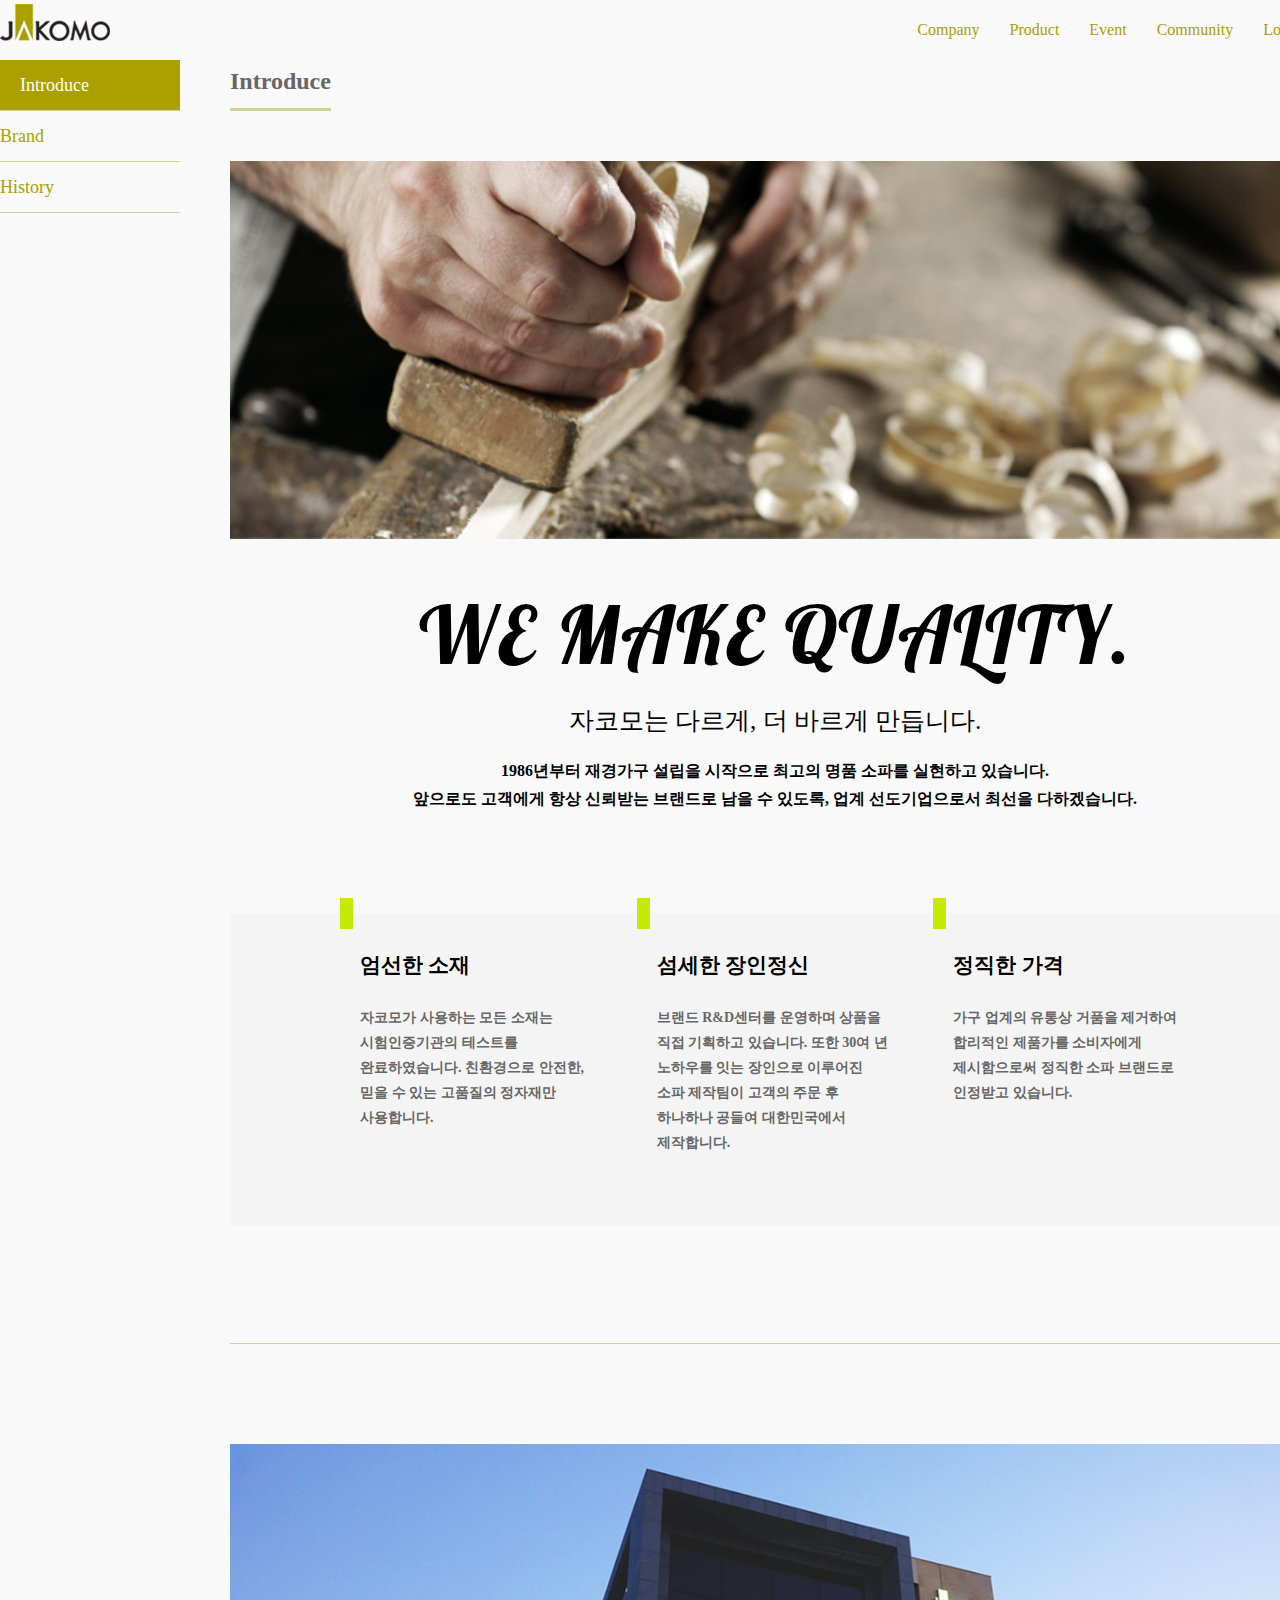
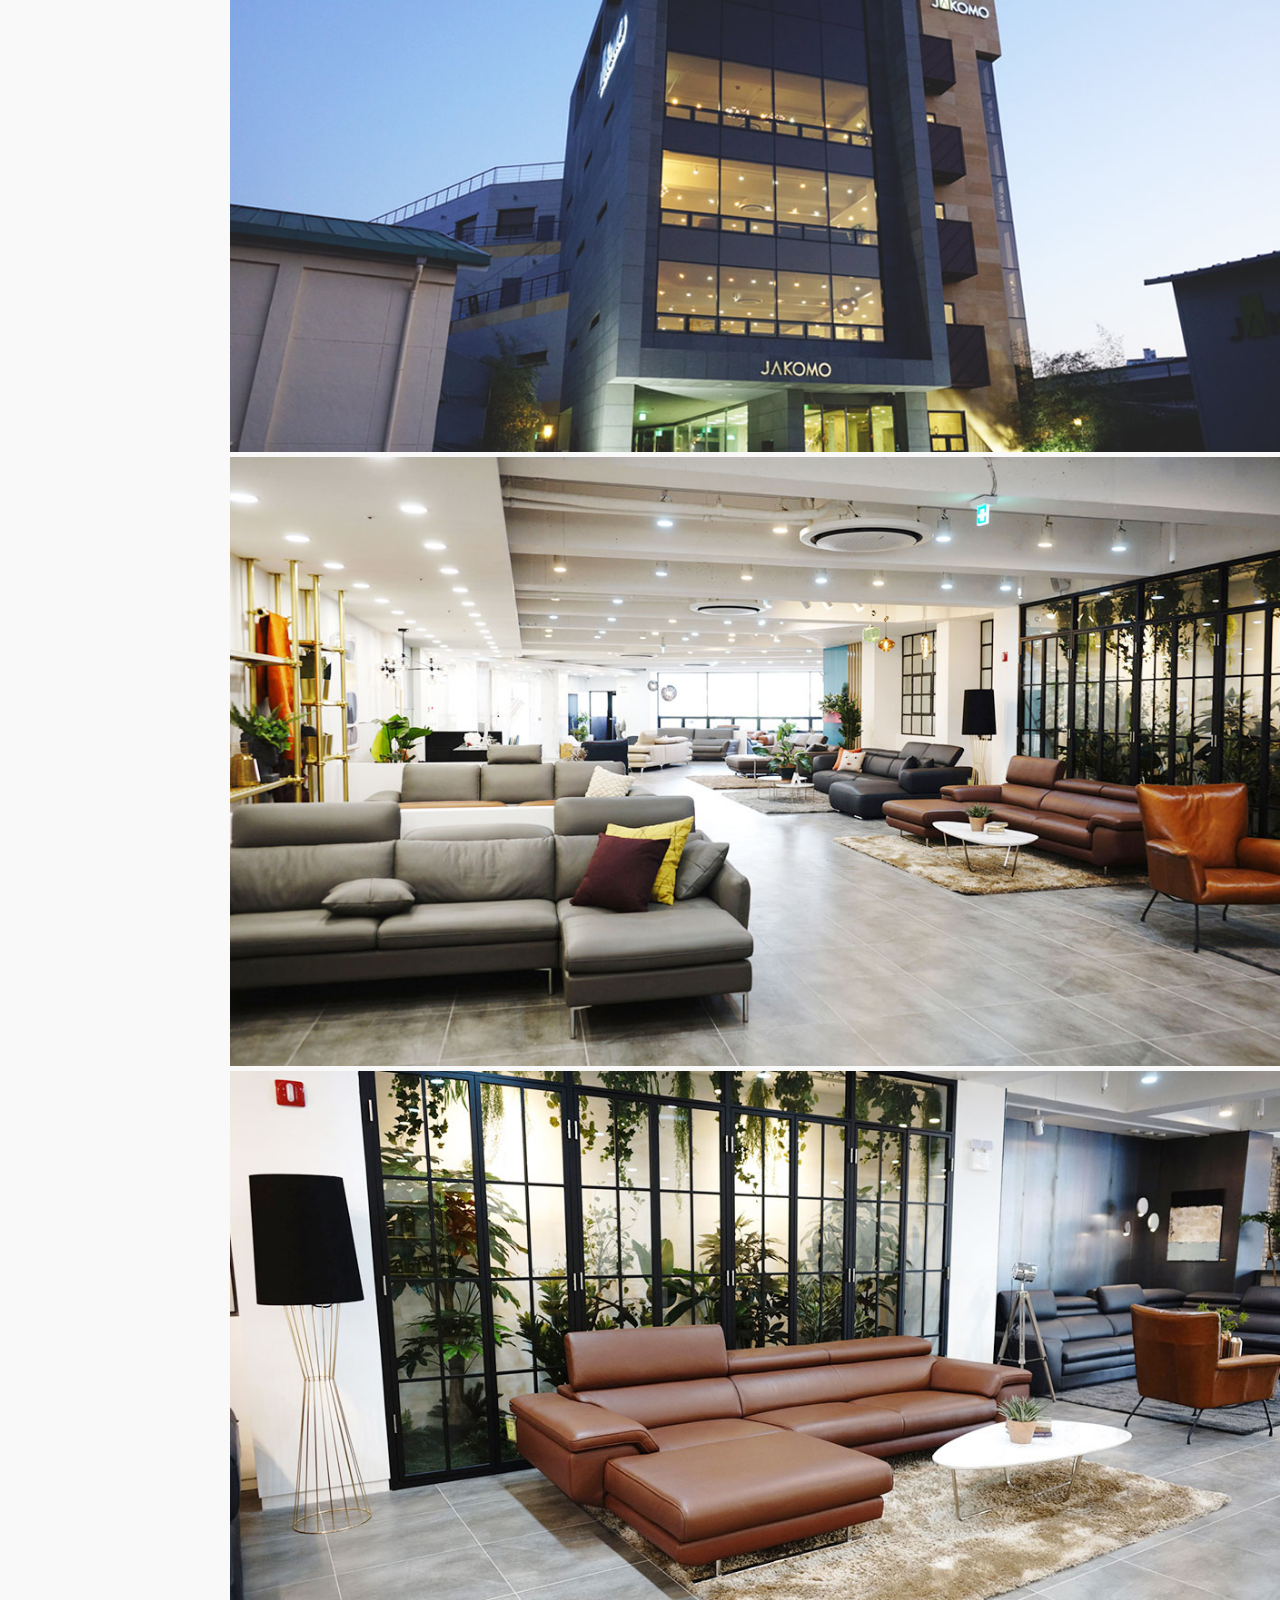
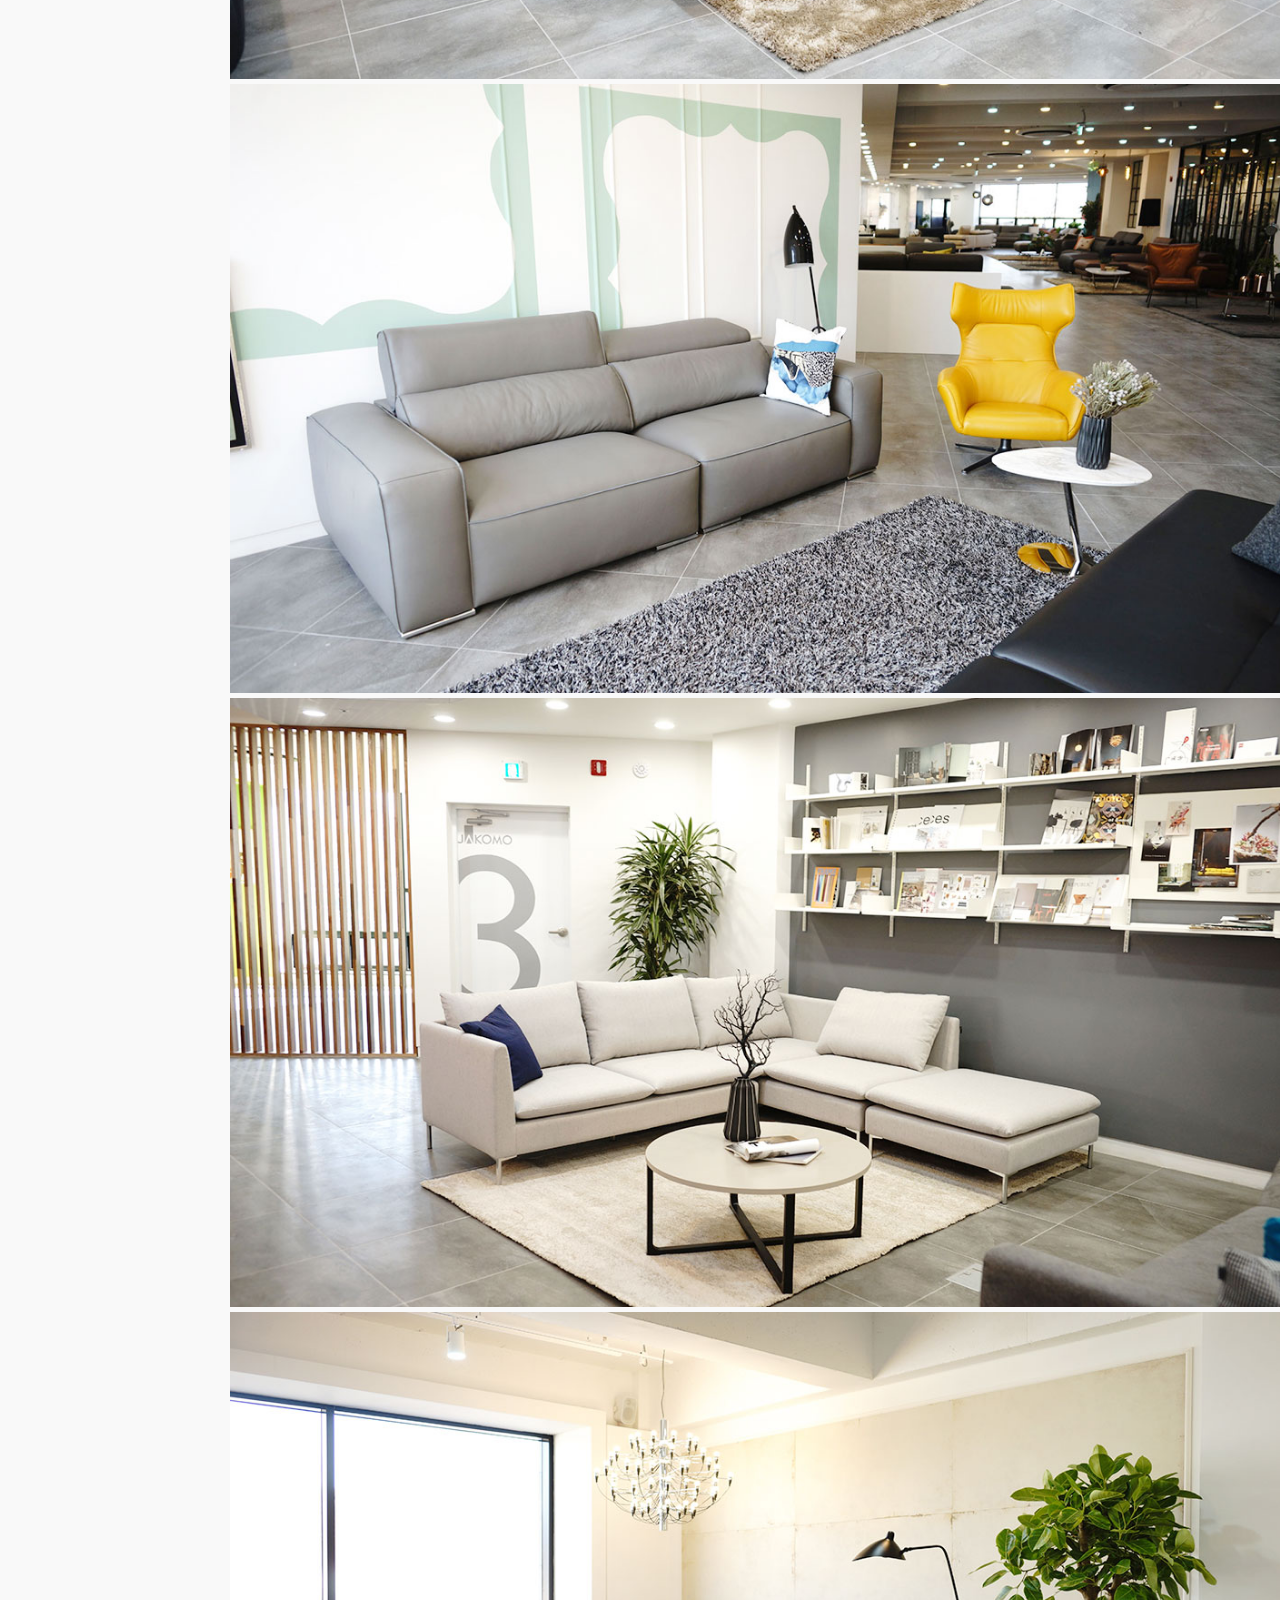
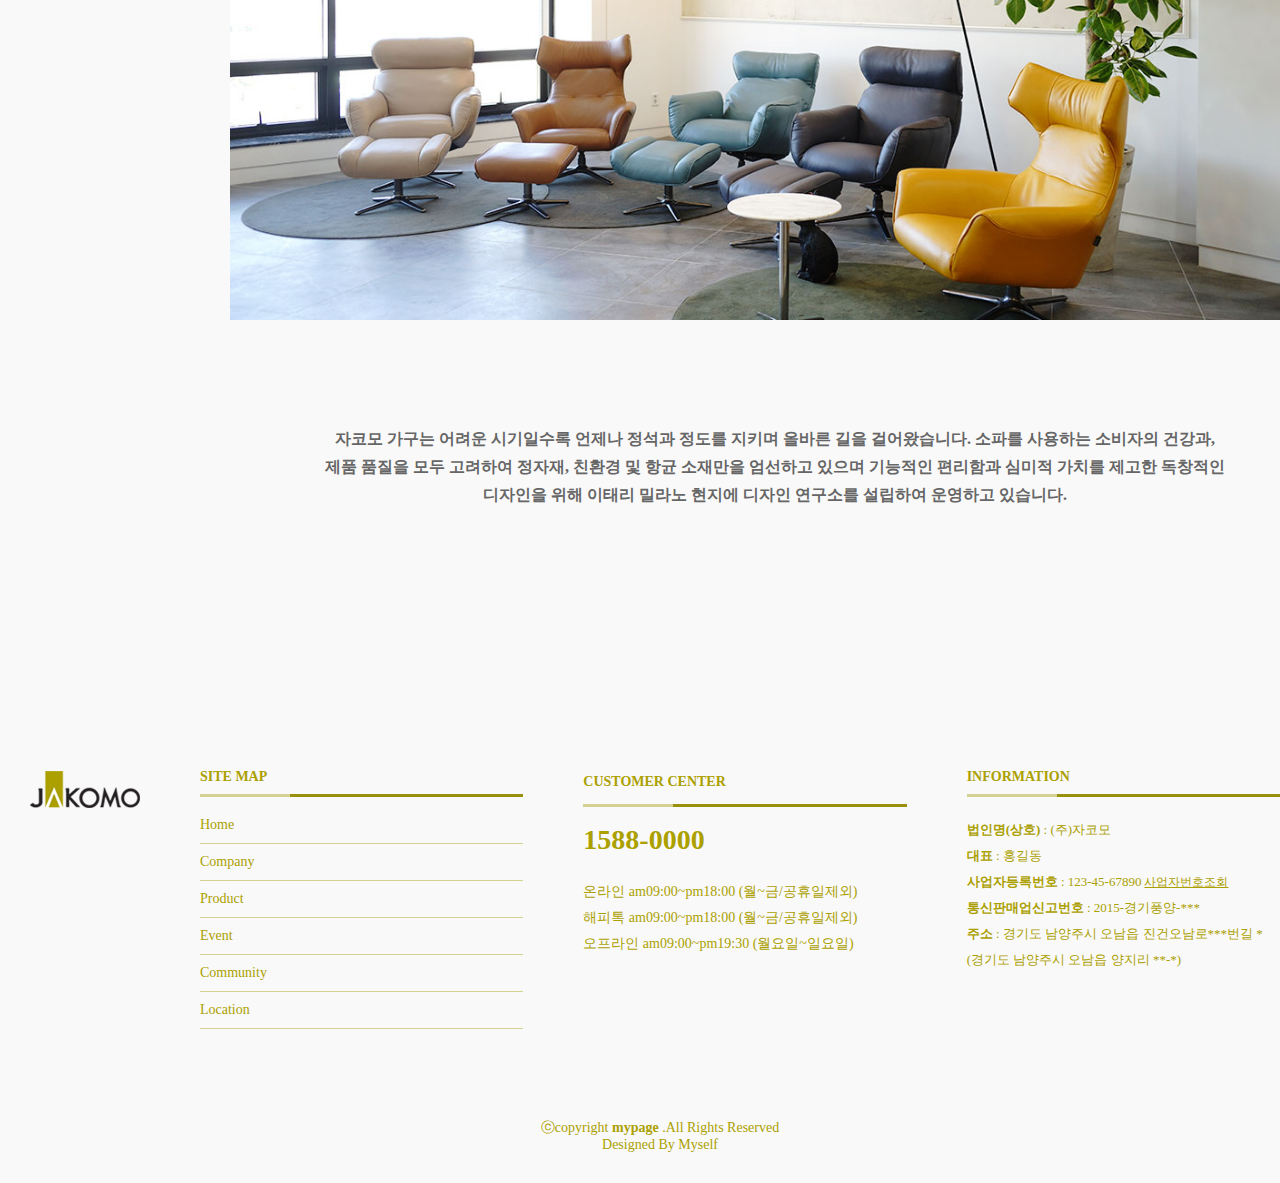
<file: company/introduce.html>
<!DOCTYPE html>
<html lang="en">
 <head>
    <meta charset="UTF-8">
    <title>introduce</title>
    <link rel="stylesheet" href="../css/style.css">
    <script src="../js/jquery.min.js"></script>
    <script src="../js/common.js"></script>
     <!--[if lt IE 9]>
       <script src = "http://html5shiv.googlecode.com/svn/trunk/html5.js"></script>
     <![endif]-->
 </head>
 <body class="subpage">
   <div id="wrap">
    <header id="header">
      <h1 id="top_logo"><a href="../index.html"><img src="../img/logo_img.png" alt="logo"></a></h1>
      <nav id="top_nav">
        <ul>
          <li><a href="../company/introduce.html">Company</a>
            <ul class="sub_menu">
              <li><a href="../company/introduce.html">Introduce</a></li>
              <li><a href="../company/brand.html">Brand</a></li>
              <li><a href="../company/history.html">History</a></li>
            </ul>
          </li>
          <li><a href="../product/product.html">Product</a></li>
          <li><a href="../event/event.html">Event</a></li>
          <li><a href="../community/notice.html">Community</a>
            <ul class="sub_menu">
              <li><a href="../community/notice.html">Notice</a></li>
              <li><a href="../community/qna.html">Q&A</a></li>
            </ul>
          </li>
          <li><a href="../location/location.html">Location</a></li>
        </ul>
      </nav>
    </header>
    <main>
      <!--컨텐츠 영역-->
      <div class="container">
        <!--왼쪽메뉴-->
        <aside id="lnb">
          <ul>
            <li><a class="on" href="../company/introduce.html">Introduce</a></li>
            <li><a href="../company/brand.html">Brand</a></li>
            <li><a href="../company/history.html">History</a></li>
          </ul>
        </aside>
        <!--컨텐츠 본문-->
        <div class="content">
          <h2 class="sub_title"><span>Introduce</span></h2>
          <div class="inner">
            <div class="box">
              <div class="items">
                <img src="../img/company/brd_company_top_bg.jpg" alt="">
                <p class="introduce">
                  <span class="big">WE MAKE QUALITY.</span><br>
                  <span class="normal">자코모는 다르게, 더 바르게 만듭니다.</span><br>
                  <span class="small">1986년부터 재경가구 설립을 시작으로 최고의 명품 소파를 실현하고 있습니다.<br>앞으로도 고객에게 항상 신뢰받는 브랜드로 남을 수
                    있도록, 업계 선도기업으로서 최선을 다하겠습니다.</span>
                </p>
                <p class="background">
                  <span><strong>엄선한 소재</strong><br><br>자코모가 사용하는 모든 소재는 시험인증기관의 테스트를 완료하였습니다.
                    친환경으로 안전한, 믿을 수 있는 고품질의 정자재만 사용합니다.</span><br>
                  <span><strong>섬세한 장인정신</strong><br><br>브랜드 R&D센터를 운영하며 상품을 직접 기획하고 있습니다.
                    또한 30여 년 노하우를 잇는 장인으로 이루어진 소파 제작팀이 고객의 주문 후 하나하나 공들여 대한민국에서 제작합니다.</span><br>
                  <span><strong>정직한 가격</strong><br><br>가구 업계의 유통상 거품을 제거하여 합리적인 제품가를 소비자에게 제시함으로써 정직한 소파 브랜드로 인정받고 있습니다.</span>
                </p>
              </div>
            </div>
          </div>
          <div class="inner">
            <div class="box">
              <div class="items">
                <img src="../img/company/img_01.jpg" alt="thumb01">
                <img src="../img/company/img_02.jpg" alt="thumb02">
                <img src="../img/company/img_03.jpg" alt="thumb03">
                <img src="../img/company/img_04.jpg" alt="thumb04">
                <img src="../img/company/img_05.jpg" alt="thumb05">
                <img src="../img/company/img_06.jpg" alt="thumb06">
              </div>
              <p class="bottom_text">
                자코모 가구는 어려운 시기일수록 언제나 정석과 정도를 지키며 올바른 길을 걸어왔습니다. 소파를 사용하는 소비자의 건강과,<br>제품 품질을 모두 고려하여 정자재, 친환경 및 항균 소재만을 엄선하고 있으며
                기능적인 편리함과 심미적 가치를 제고한 독창적인<br> 디자인을 위해 이태리 밀라노 현지에 디자인 연구소를 설립하여 운영하고 있습니다.
              </p>
            </div>
          </div>
        </div>
      </div>
    </main>
    <footer id="footer">
       <div class="footer_top">
         <!-- footer 상단 영역 -->
         <div class="container">
           <div class="row">
             <div class="column footer_logo">
               <!-- footer logo -->
               <h3><a href="../index.html"><img src="../img/logo_img.png" alt=""></a></h3>
             </div>
             <div class="column">
               <!-- site map -->
               <h4>site map</h4>
               <ul>
                 <li><a href="../index.html">Home</a></li>
                 <li><a href="../company/introduce.html">Company</a></li>
                 <li><a href="../product/product.html">Product</a></li>
                 <li><a href="../event/event.html">Event</a></li>
                 <li><a href="../community/notice.html">Community</a></li>
                 <li><a href="../location/location.html">Location</a></li>
               </ul>
             </div>
             <div class="column">
               <!-- contact us -->
               <h4>CUSTOMER CENTER</h4>
               <p>
                 <h1><a href="tel:+82-1588-0000">1588-0000</a></h1><br>
                 온라인 am09:00~pm18:00 (월~금/공휴일제외)<br>
                 해피톡 am09:00~pm18:00 (월~금/공휴일제외)<br>
                 오프라인 am09:00~pm19:30 (월요일~일요일)
               </p>
             </div>
             <div class="column news">
               <!-- news -->
               <h4>INFORMATION</h4>
               <p>
                 <strong>법인명(상호)</strong> : (주)자코모<br>
                 <strong>대표</strong> : 홍길동<br>
                 <strong>사업자등록번호</strong> : 123-45-67890<a href="#" style="font-size:12px"> <span style="text-decoration:underline">사업자번호조회</span></a><br>
                 <strong>통신판매업신고번호</strong> : 2015-경기풍양-***<br>
                 <strong>주소</strong> : 경기도 남양주시 오남읍 진건오남로***번길 *<br>(경기도 남양주시 오남읍 양지리 **-*)
               </p>
             </div>
           </div>
         </div>
       </div>
       <div class="container">
         <!-- footer 하단 영역 -->
         <div class="copyright">
           ⓒcopyright <strong>mypage</strong> .All Rights Reserved
         </div>
         <div class="credits">
           Designed By <a href="mailto:audry637@naver.com">Myself</a>
         </div>
       </div>
     </footer>
   </div>
 </body>
</html>
</file>
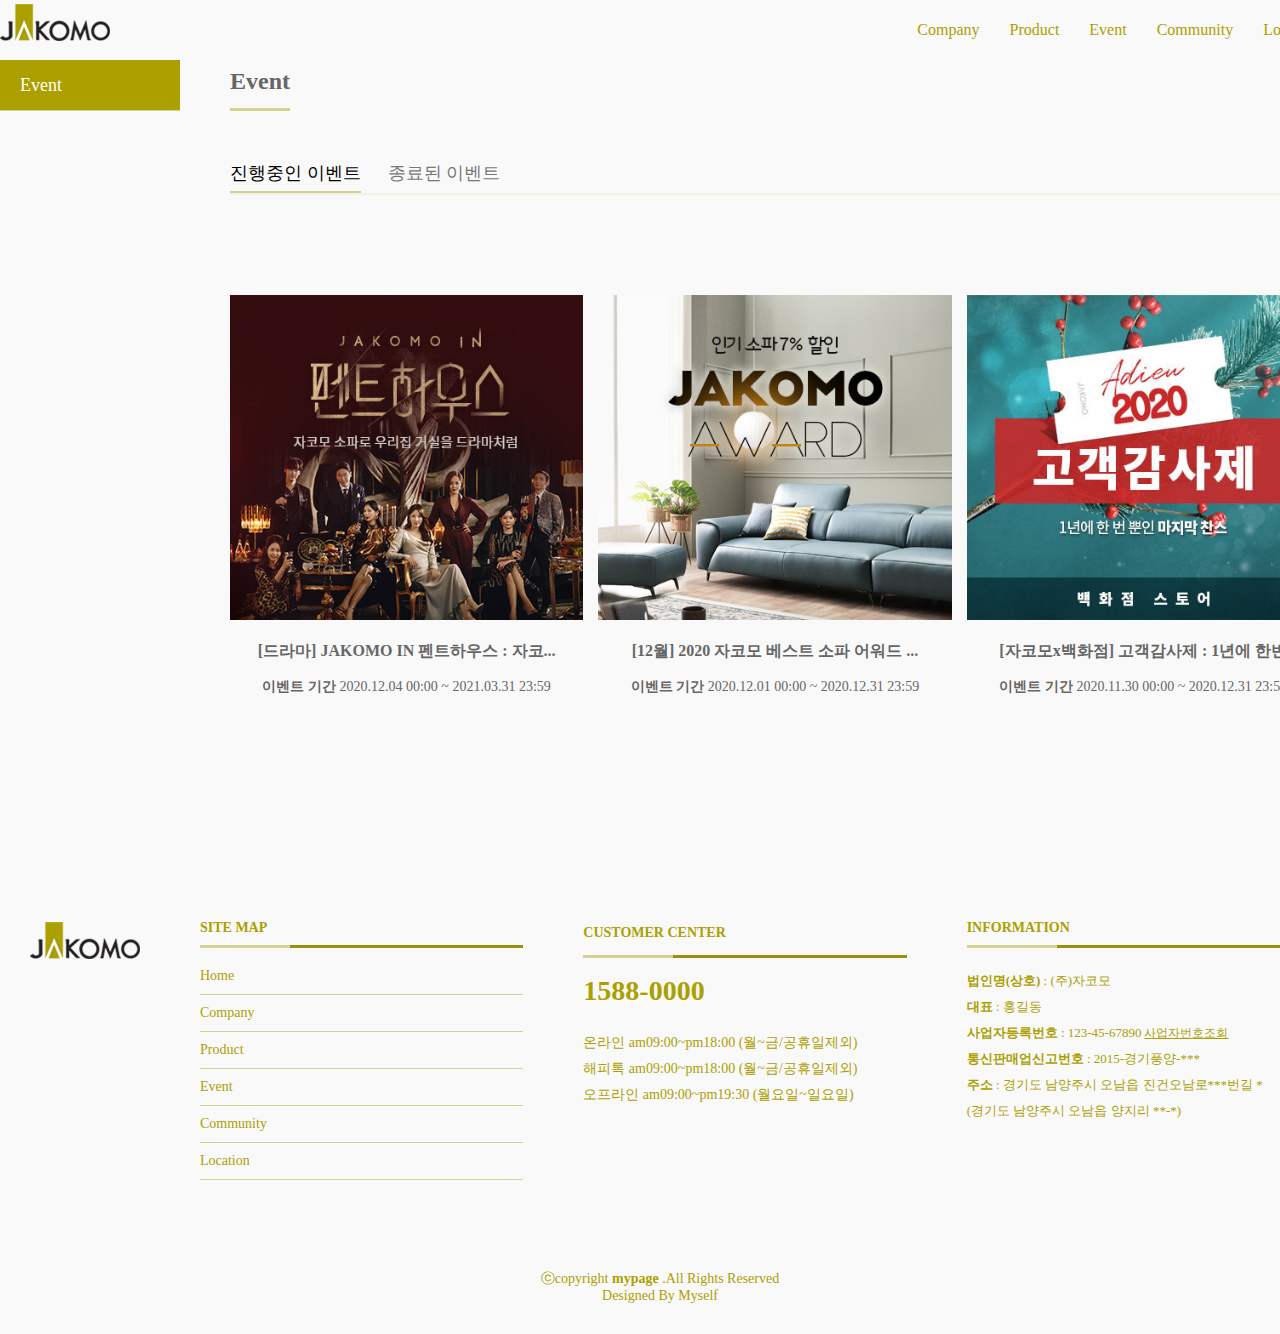
<file: event/event.html>
<!DOCTYPE html>
 <html lang="en">
 <head>
    <meta charset="UTF-8">
    <title>event</title>
    <link rel="stylesheet" href="../css/style.css">
    <script src="../js/jquery.min.js"></script>
    <script src="../js/common.js"></script>
     <!--[if lt IE 9]>
       <script src = "http://html5shiv.googlecode.com/svn/trunk/html5.js"></script>
     <![endif]-->
 </head>
 <body class="subpage">
   <div id="wrap">
    <header id="header">
      <h1 id="top_logo"><a href="../index.html"><img src="../img/logo_img.png" alt="logo"></a></h1>
      <nav id="top_nav">
        <ul>
          <li><a href="../company/introduce.html">Company</a>
            <ul class="sub_menu">
              <li><a href="../company/introduce.html">Introduce</a></li>
              <li><a href="../company/brand.html">Brand</a></li>
              <li><a href="../company/history.html">History</a></li>
            </ul>
          </li>
          <li><a href="../product/product.html">Product</a></li>
          <li><a href="../event/event.html">Event</a></li>
          <li><a href="../community/notice.html">Community</a>
            <ul class="sub_menu">
              <li><a href="../community/notice.html">Notice</a></li>
              <li><a href="../community/qna.html">Q&A</a></li>
            </ul>
          </li>
          <li><a href="../location/location.html">Location</a></li>
        </ul>
      </nav>
    </header>
    <main>
      <!--컨텐츠 영역-->
      <div class="container">
        <!--왼쪽메뉴-->
        <aside id="lnb">
          <ul>
            <li><a class="on" href="../event/event.html">Event</a></li>
          </ul>
        </aside>
        <!--컨텐츠 본문-->
        <div class="content">
          <h2 class="sub_title"><span>Event</span></h2>
          <div class="inner">
            <div class="box">
              <div class="items">
                <div class="event_title"><a href="../event/event.html"><span class="one">진행중인 이벤트</span></a>&nbsp;&nbsp;&nbsp;&nbsp;&nbsp;&nbsp;<a href="../event/event01.html"><span>종료된 이벤트</span></a></div>
              </div>
              <div class="items image">
                <div class="post">
                  <img src="../img/event/event_img01.png" alt="thumb01">
                  <p>[드라마] JAKOMO IN 펜트하우스 : 자코...</p>
                  <p><strong>이벤트 기간</strong> 2020.12.04 00:00 ~ 2021.03.31 23:59</p>
                </div>
                <div class="post">
                  <img src="../img/event/event_img02.png" alt="thumb02">
                  <p>[12월] 2020 자코모 베스트 소파 어워드 ...</p>
                  <p><strong>이벤트 기간</strong> 2020.12.01 00:00 ~ 2020.12.31 23:59</p>
                </div>
                <div class="post">
                  <img src="../img/event/event_img03.png" alt="thumb03">
                  <p>[자코모x백화점] 고객감사제 : 1년에 한번</p>
                  <p><strong>이벤트 기간</strong> 2020.11.30 00:00 ~ 2020.12.31 23:59</p>
                </div>
              </div>
            </div>
          </div>
        </div>
      </div>
    </main>
    <footer id="footer">
      <div class="footer_top">
        <!-- footer 상단 영역 -->
        <div class="container">
          <div class="row">
            <div class="column footer_logo">
              <!-- footer logo -->
              <h3><a href="../index.html"><img src="../img/logo_img.png" alt=""></a></h3>
            </div>
            <div class="column">
              <!-- site map -->
              <h4>site map</h4>
              <ul>
                <li><a href="../index.html">Home</a></li>
                <li><a href="../company/introduce.html">Company</a></li>
                <li><a href="../product/product.html">Product</a></li>
                <li><a href="../event/event.html">Event</a></li>
                <li><a href="../community/notice.html">Community</a></li>
                <li><a href="../location/location.html">Location</a></li>
              </ul>
            </div>
            <div class="column">
              <!-- contact us -->
              <h4>CUSTOMER CENTER</h4>
              <p>
                <h1><a href="tel:+82-1588-0000">1588-0000</a></h1><br>
                온라인 am09:00~pm18:00 (월~금/공휴일제외)<br>
                해피톡 am09:00~pm18:00 (월~금/공휴일제외)<br>
                오프라인 am09:00~pm19:30 (월요일~일요일)
              </p>
            </div>
            <div class="column news">
              <!-- news -->
              <h4>INFORMATION</h4>
              <p>
                <strong>법인명(상호)</strong> : (주)자코모<br>
                <strong>대표</strong> : 홍길동<br>
                <strong>사업자등록번호</strong> : 123-45-67890<a href="#" style="font-size:12px"> <span style="text-decoration:underline">사업자번호조회</span></a><br>
                <strong>통신판매업신고번호</strong> : 2015-경기풍양-***<br>
                <strong>주소</strong> : 경기도 남양주시 오남읍 진건오남로***번길 *<br>(경기도 남양주시 오남읍 양지리 **-*)
              </p>
            </div>
          </div>
        </div>
      </div>
      <div class="container">
        <!-- footer 하단 영역 -->
        <div class="copyright">
          ⓒcopyright <strong>mypage</strong> .All Rights Reserved
        </div>
        <div class="credits">
          Designed By <a href="mailto:audry637@naver.com">Myself</a>
        </div>
      </div>
    </footer>
   </div>
 </body>
 </html>
</file>
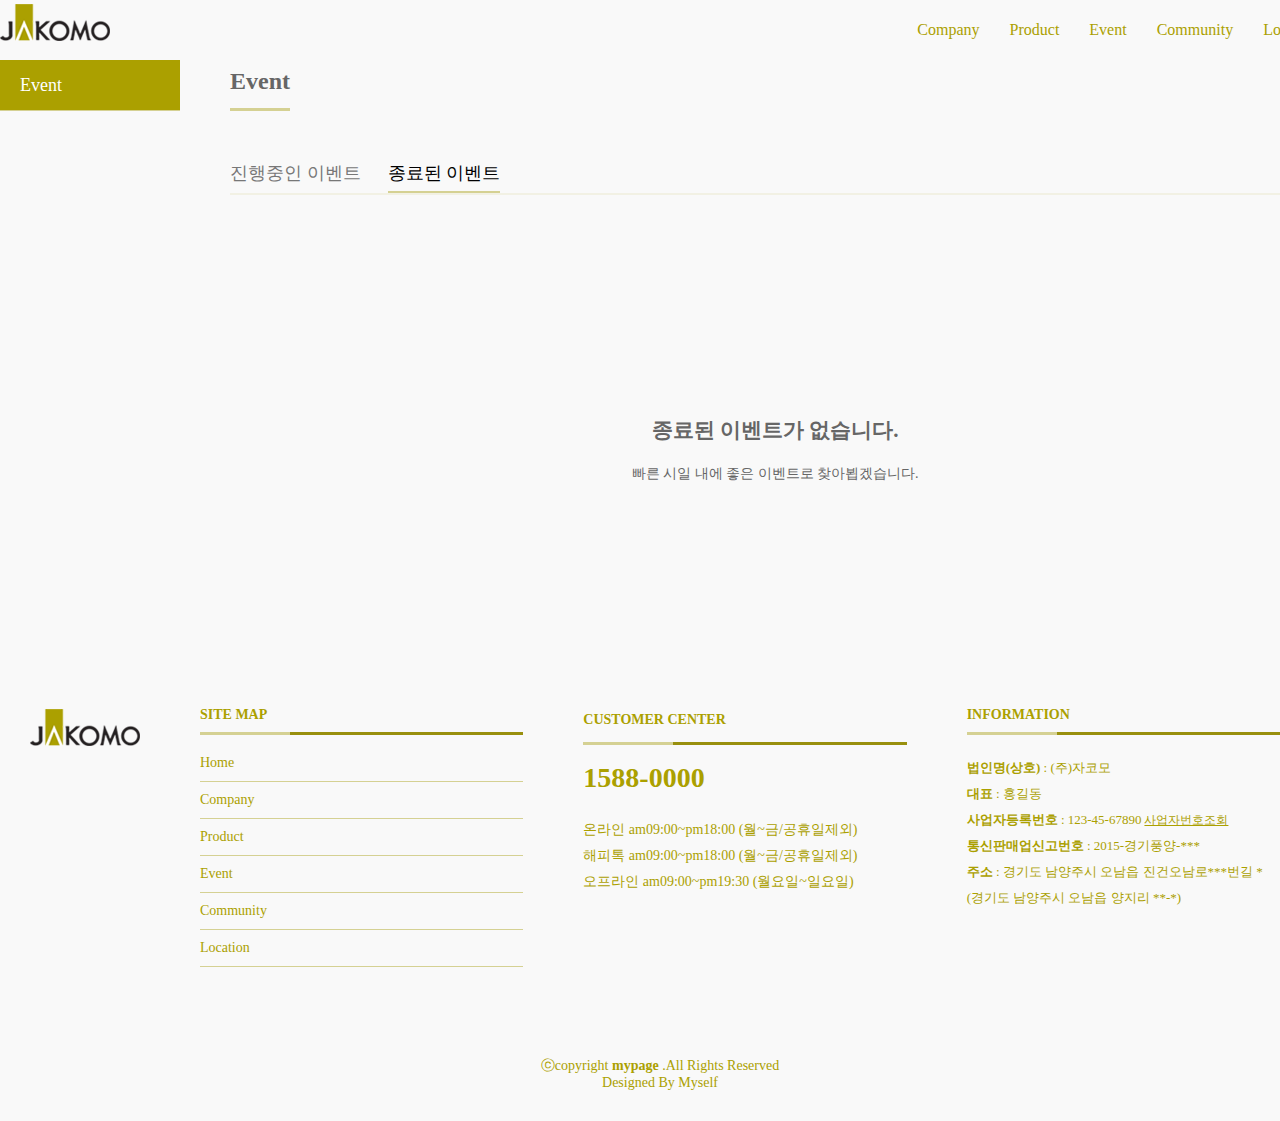
<file: event/event01.html>
<!DOCTYPE html>
 <html lang="en">
 <head>
    <meta charset="UTF-8">
    <title>event</title>
    <link rel="stylesheet" href="../css/style.css">
    <script src="../js/jquery.min.js"></script>
    <script src="../js/common.js"></script>
     <!--[if lt IE 9]>
       <script src = "http://html5shiv.googlecode.com/svn/trunk/html5.js"></script>
     <![endif]-->
 </head>
 <body class="subpage">
   <div id="wrap">
    <header id="header">
      <h1 id="top_logo"><a href="../index.html"><img src="../img/logo_img.png" alt="logo"></a></h1>
      <nav id="top_nav">
        <ul>
          <li><a href="../company/introduce.html">Company</a>
            <ul class="sub_menu">
              <li><a href="../company/introduce.html">Introduce</a></li>
              <li><a href="../company/brand.html">Brand</a></li>
              <li><a href="../company/history.html">History</a></li>
            </ul>
          </li>
          <li><a href="../product/product.html">Product</a></li>
          <li><a href="../event/event.html">Event</a></li>
          <li><a href="../community/notice.html">Community</a>
            <ul class="sub_menu">
              <li><a href="../community/notice.html">Notice</a></li>
              <li><a href="../community/qna.html">Q&A</a></li>
            </ul>
          </li>
          <li><a href="../location/location.html">Location</a></li>
        </ul>
      </nav>
    </header>
    <main>
      <!--컨텐츠 영역-->
      <div class="container">
        <!--왼쪽메뉴-->
        <aside id="lnb">
          <ul>
            <li><a class="on" href="../event/event.html">Event</a></li>
          </ul>
        </aside>
        <!--컨텐츠 본문-->
        <div class="content">
          <h2 class="sub_title"><span>Event</span></h2>
          <div class="inner">
            <div class="box">
              <div class="items">
                <div class="event_title"><a href="../event/event.html"><span>진행중인 이벤트</span></a>&nbsp;&nbsp;&nbsp;&nbsp;&nbsp;&nbsp;<a href="../event/event01"><span class="one">종료된 이벤트</span></a></div>
              </div>
              <div class="items board">
                <p>종료된 이벤트가 없습니다.</p>
                <p>빠른 시일 내에 좋은 이벤트로 찾아뵙겠습니다.</p>
              </div>
            </div>
          </div>
        </div>
      </div>
    </main>
    <footer id="footer">
      <div class="footer_top">
        <!-- footer 상단 영역 -->
        <div class="container">
          <div class="row">
            <div class="column footer_logo">
              <!-- footer logo -->
              <h3><a href="../index.html"><img src="../img/logo_img.png" alt=""></a></h3>
            </div>
            <div class="column">
              <!-- site map -->
              <h4>site map</h4>
              <ul>
                <li><a href="../index.html">Home</a></li>
                <li><a href="../company/introduce.html">Company</a></li>
                <li><a href="../product/product.html">Product</a></li>
                <li><a href="../event/event.html">Event</a></li>
                <li><a href="../community/notice.html">Community</a></li>
                <li><a href="../location/location.html">Location</a></li>
              </ul>
            </div>
            <div class="column">
              <!-- contact us -->
              <h4>CUSTOMER CENTER</h4>
              <p>
                <h1><a href="tel:+82-1588-0000">1588-0000</a></h1><br>
                온라인 am09:00~pm18:00 (월~금/공휴일제외)<br>
                해피톡 am09:00~pm18:00 (월~금/공휴일제외)<br>
                오프라인 am09:00~pm19:30 (월요일~일요일)
              </p>
            </div>
            <div class="column news">
              <!-- news -->
              <h4>INFORMATION</h4>
              <p>
                <strong>법인명(상호)</strong> : (주)자코모<br>
                <strong>대표</strong> : 홍길동<br>
                <strong>사업자등록번호</strong> : 123-45-67890<a href="#" style="font-size:12px"> <span style="text-decoration:underline">사업자번호조회</span></a><br>
                <strong>통신판매업신고번호</strong> : 2015-경기풍양-***<br>
                <strong>주소</strong> : 경기도 남양주시 오남읍 진건오남로***번길 *<br>(경기도 남양주시 오남읍 양지리 **-*)
              </p>
            </div>
          </div>
        </div>
      </div>
      <div class="container">
        <!-- footer 하단 영역 -->
        <div class="copyright">
          ⓒcopyright <strong>mypage</strong> .All Rights Reserved
        </div>
        <div class="credits">
          Designed By <a href="mailto:audry637@naver.com">Myself</a>
        </div>
      </div>
    </footer>
   </div>
 </body>
 </html>
</file>
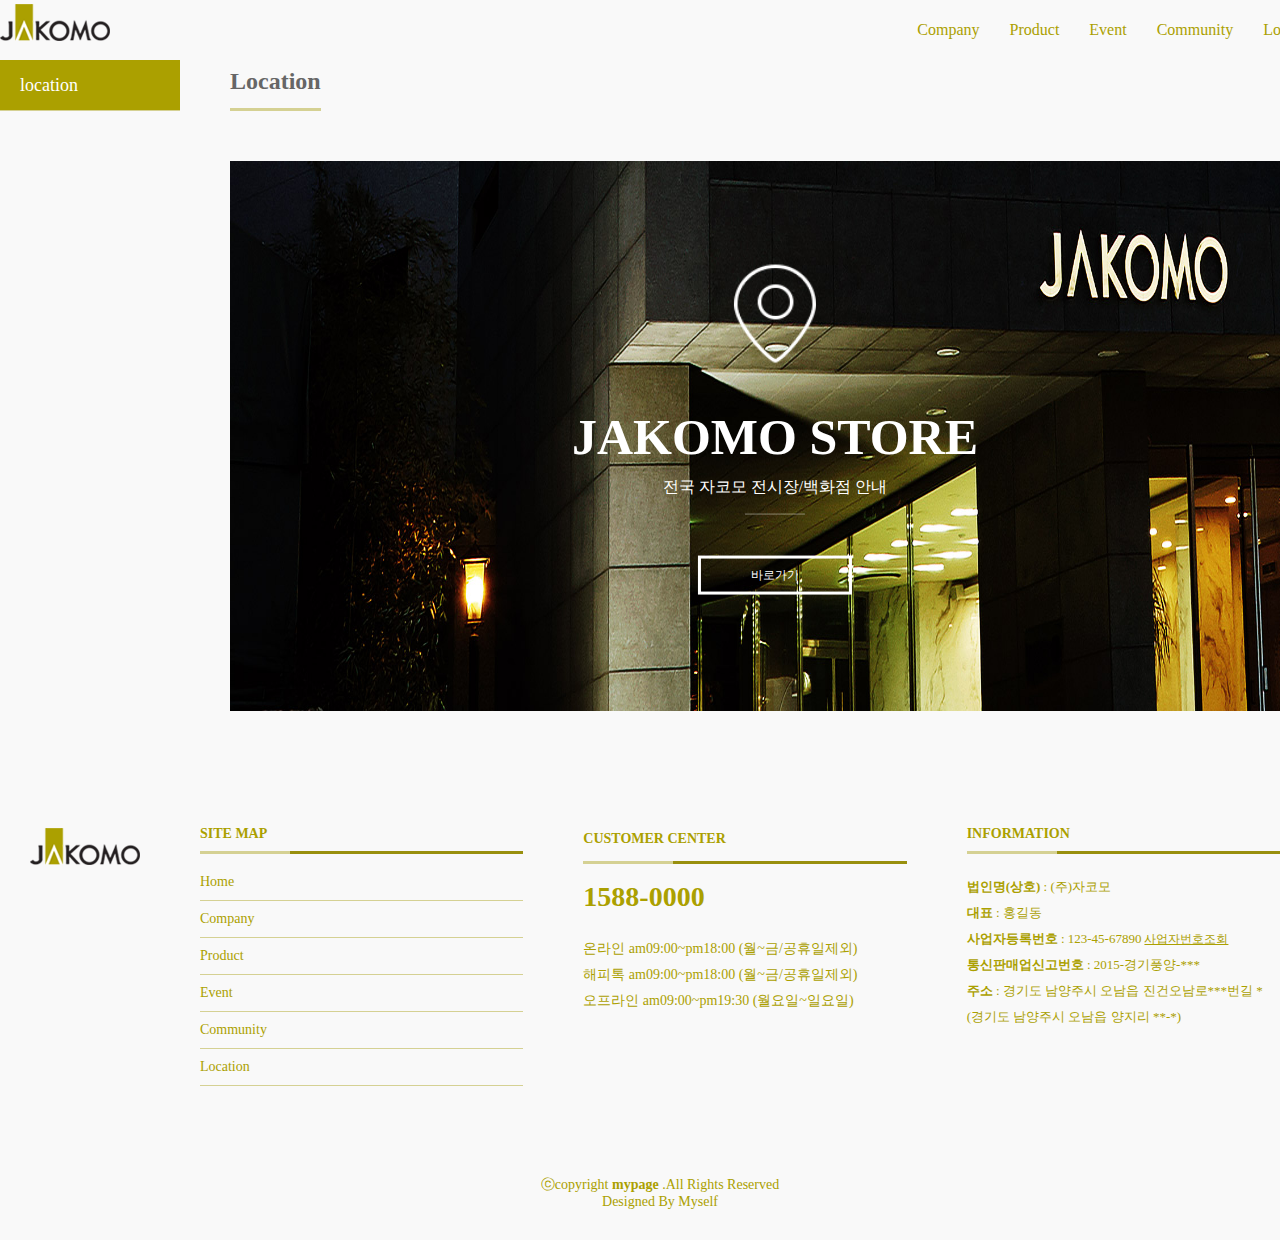
<file: location/location.html>
<!DOCTYPE html>
 <html lang="en">
 <head>
    <meta charset="UTF-8">
    <title>location</title>
    <link rel="stylesheet" href="../css/style.css">
    <script src="../js/jquery.min.js"></script>
    <script src="../js/common.js"></script>
     <!--[if lt IE 9]>
       <script src = "http://html5shiv.googlecode.com/svn/trunk/html5.js"></script>
     <![endif]-->
 </head>
 <body class="subpage">
   <div id="wrap">
    <header id="header">
      <h1 id="top_logo"><a href="../index.html"><img src="../img/logo_img.png" alt="logo"></a></h1>
      <nav id="top_nav">
        <ul>
          <li><a href="../company/introduce.html">Company</a>
            <ul class="sub_menu">
              <li><a href="../company/introduce.html">Introduce</a></li>
              <li><a href="../company/brand.html">Brand</a></li>
              <li><a href="../company/history.html">History</a></li>
            </ul>
          </li>
          <li><a href="../product/product.html">Product</a></li>
          <li><a href="../event/event.html">Event</a></li>
          <li><a href="../community/notice.html">Community</a>
            <ul class="sub_menu">
              <li><a href="../community/notice.html">Notice</a></li>
              <li><a href="../community/qna.html">Q&A</a></li>
            </ul>
          </li>
          <li><a href="../location/location.html">Location</a></li>
        </ul>
      </nav>
    </header>
    <main>
      <div class="container">
        <aside id="lnb">
          <ul>
            <li><a class="on" href="../location/location.html">location</a></li>
          </ul>
        </aside>
        <div class="content">
          <h2 class="sub_title"><span>Location</span></h2>
          <div class="inner">
            <div class="box">
              <div class="items">
                <img src="../img/location/jkmstore_bg.jpg" alt="locationBg" style="height:550px">
                <div class="location">
                  <img src="../img/location/store_ico.png" alt="locationIcon">
                  <h1>jakomo store</h1>
                  <span>전국 자코모 전시장/백화점 안내</span>
                  <p><a href="http://jakomo.co.kr/main/html.php?htmid=content/showroom/showroom.html">바로가기</a></p>
                </div>
              </div>
            </div>
          </div>
        </div>
      </div>
    </main>
    <footer id="footer">
      <div class="footer_top">
        <!-- footer 상단 영역 -->
        <div class="container">
          <div class="row">
            <div class="column footer_logo">
              <!-- footer logo -->
              <h3><a href="../index.html"><img src="../img/logo_img.png" alt=""></a></h3>
            </div>
            <div class="column">
              <!-- site map -->
              <h4>site map</h4>
              <ul>
                <li><a href="../index.html">Home</a></li>
                <li><a href="../company/introduce.html">Company</a></li>
                <li><a href="../product/product.html">Product</a></li>
                <li><a href="../event/event.html">Event</a></li>
                <li><a href="../community/notice.html">Community</a></li>
                <li><a href="../location/location.html">Location</a></li>
              </ul>
            </div>
            <div class="column">
              <!-- contact us -->
              <h4>CUSTOMER CENTER</h4>
              <p>
                <h1><a href="tel:+82-1588-0000">1588-0000</a></h1><br>
                온라인 am09:00~pm18:00 (월~금/공휴일제외)<br>
                해피톡 am09:00~pm18:00 (월~금/공휴일제외)<br>
                오프라인 am09:00~pm19:30 (월요일~일요일)
              </p>
            </div>
            <div class="column news">
              <!-- news -->
              <h4>INFORMATION</h4>
              <p>
                <strong>법인명(상호)</strong> : (주)자코모<br>
                <strong>대표</strong> : 홍길동<br>
                <strong>사업자등록번호</strong> : 123-45-67890<a href="#" style="font-size:12px"> <span style="text-decoration:underline">사업자번호조회</span></a><br>
                <strong>통신판매업신고번호</strong> : 2015-경기풍양-***<br>
                <strong>주소</strong> : 경기도 남양주시 오남읍 진건오남로***번길 *<br>(경기도 남양주시 오남읍 양지리 **-*)
              </p>
            </div>
          </div>
        </div>
      </div>
      <div class="container">
        <!-- footer 하단 영역 -->
        <div class="copyright">
          ⓒcopyright <strong>mypage</strong> .All Rights Reserved
        </div>
        <div class="credits">
          Designed By <a href="mailto:audry637@naver.com">Myself</a>
        </div>
      </div>
    </footer>
   </div>
 </body>
 </html>
</file>
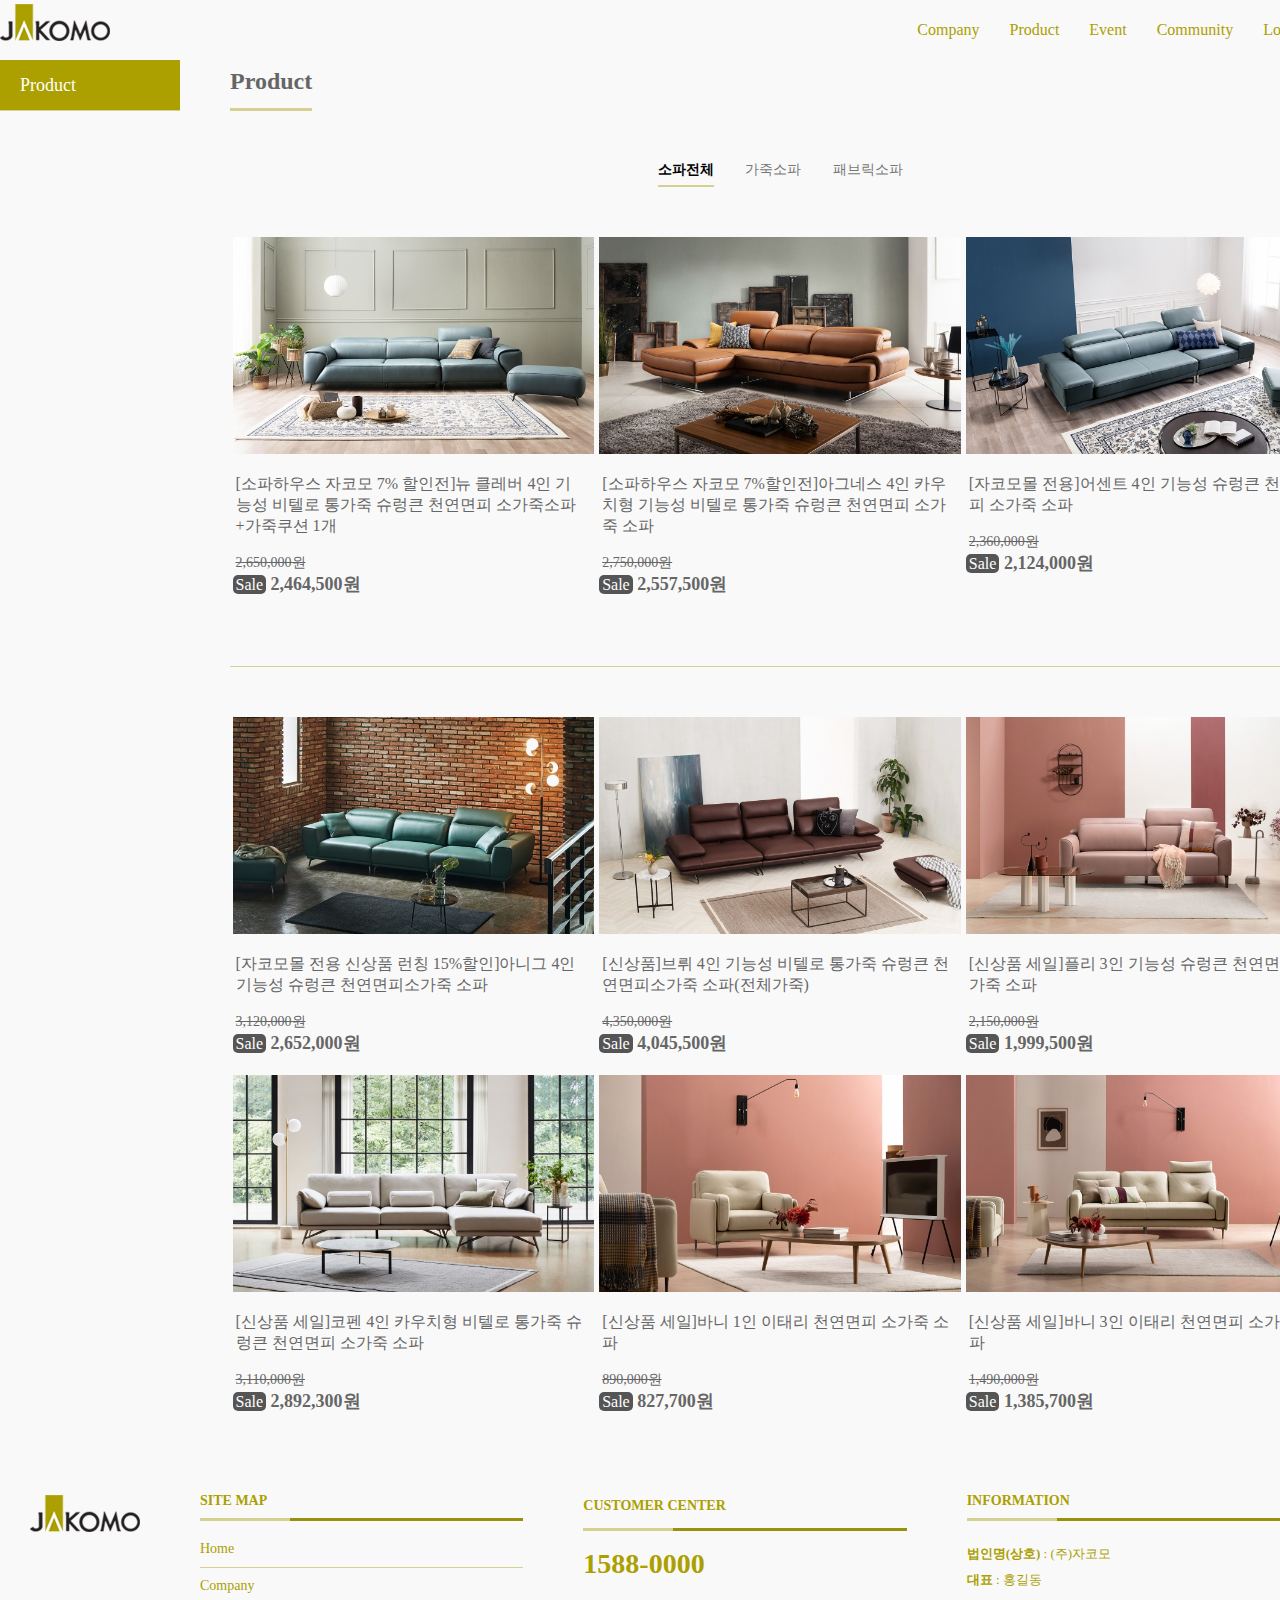
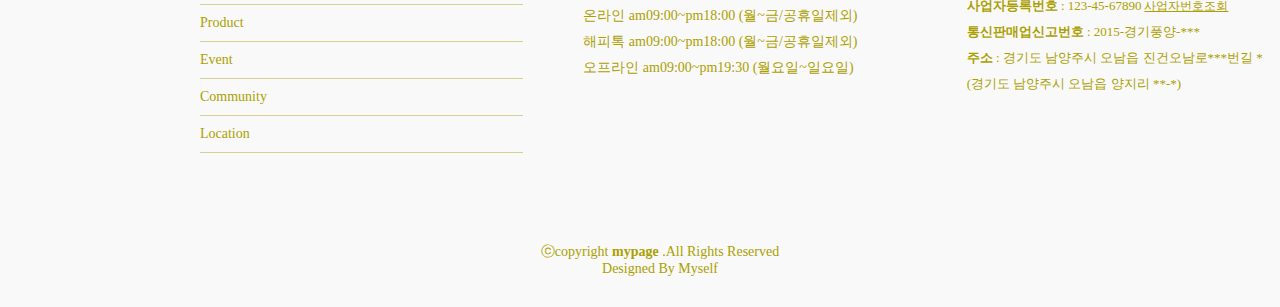
<file: product/product.html>
<!DOCTYPE html>
 <html lang="en">
 <head>
    <meta charset="UTF-8">
    <title>product</title>
    <link rel="stylesheet" href="../css/style.css">
    <script src="../js/jquery.min.js"></script>
    <script src="../js/common.js"></script>
     <!--[if lt IE 9]>
       <script src = "http://html5shiv.googlecode.com/svn/trunk/html5.js"></script>
     <![endif]-->
 </head>
 <body class="subpage">
   <div id="wrap">
    <header id="header">
      <h1 id="top_logo"><a href="../index.html"><img src="../img/logo_img.png" alt="logo"></a></h1>
      <nav id="top_nav">
        <ul>
          <li><a href="../company/introduce.html">Company</a>
            <ul class="sub_menu">
              <li><a href="../company/introduce.html">Introduce</a></li>
              <li><a href="../company/brand.html">Brand</a></li>
              <li><a href="../company/history.html">History</a></li>
            </ul>
          </li>
          <li><a href="../product/product.html">Product</a></li>
          <li><a href="../event/event.html">Event</a></li>
          <li><a href="../community/notice.html">Community</a>
            <ul class="sub_menu">
              <li><a href="../community/notice.html">Notice</a></li>
              <li><a href="../community/qna.html">Q&A</a></li>
            </ul>
          </li>
          <li><a href="../location/location.html">Location</a></li>
        </ul>
      </nav>
    </header>
    <main>
      <!--컨텐츠 영역-->
      <div class="container">
        <!--왼쪽메뉴-->
        <aside id="lnb">
          <ul>
            <li><a class="on" href="../product/product.html">Product</a></li>
          </ul>
        </aside>
        <!--컨텐츠 본문-->
        <div class="content">
          <h2 class="sub_title"><span>Product</span></h2>
          <div class="inner">
            <div class="pro_box">
              <div class="items">
                <div class="product_title"><a href="../product/product.html"><span class="one">소파전체</span></a>&nbsp;&nbsp;&nbsp;&nbsp;&nbsp;&nbsp;&nbsp;&nbsp;&nbsp;<a href="../product/product01.html"><span>가죽소파</span></a>&nbsp;&nbsp;&nbsp;&nbsp;&nbsp;&nbsp;&nbsp;&nbsp;&nbsp;<a href="../product/product02.html"><span>패브릭소파</span></a></div>
              </div>
              <div class="items image">
                <div class="post">
                  <img src="../img/product/sofa_img01.png">
                  <p>[소파하우스 자코모 7% 할인전]뉴 클레버 4인 기능성 비텔로 통가죽 슈렁큰 천연면피 소가죽소파+가죽쿠션 1개</p>
                  <span class="underline">2,650,000원</span><br>
                  <span class="borderbox">Sale</span><span> 2,464,500원</span>
                </div>
                <div class="post">
                  <img src="../img/product/sofa_img02.png">
                  <p>[소파하우스 자코모 7%할인전]아그네스 4인 카우치형 기능성 비텔로 통가죽 슈렁큰 천연면피 소가죽 소파</p>
                  <span class="underline">2,750,000원</span><br>
                  <span class="borderbox">Sale</span><span> 2,557,500원</span>
                </div>
                <div class="post">
                  <img src="../img/product/sofa_img03.png">
                  <p>[자코모몰 전용]어센트 4인 기능성 슈렁큰 천연면피 소가죽 소파</p>
                  <span class="underline">2,360,000원</span><br>
                  <span class="borderbox">Sale</span><span> 2,124,000원</span>
                </div>
              </div>
            </div>
          </div>
          <div class="inner">
            <div class="pro_box">
              <div class="items image">
                <div class="post">
                  <img src="../img/product/sofa_img04.png">
                  <p>[자코모몰 전용 신상품 런칭 15%할인]아니그 4인 기능성 슈렁큰 천연면피소가죽 소파</p>
                  <span class="underline">3,120,000원</span><br>
                  <span class="borderbox">Sale</span><span> 2,652,000원</span>
                </div>
                <div class="post">
                  <img src="../img/product/sofa_img05.png">
                  <p>[신상품]브뤼 4인 기능성 비텔로 통가죽 슈렁큰 천연면피소가죽 소파(전체가죽)</p>
                  <span class="underline">4,350,000원</span><br>
                  <span class="borderbox">Sale</span><span> 4,045,500원</span>
                </div>
                <div class="post">
                  <img src="../img/product/sofa_img06.png">
                  <p>[신상품 세일]플리 3인 기능성 슈렁큰 천연면피 소가죽 소파</p>
                  <span class="underline">2,150,000원</span><br>
                  <span class="borderbox">Sale</span><span> 1,999,500원</span>
                </div>
                <div class="post">
                  <img src="../img/product/sofa_img07.png">
                  <p>[신상품 세일]코펜 4인 카우치형 비텔로 통가죽 슈렁큰 천연면피 소가죽 소파</p>
                  <span class="underline">3,110,000원</span><br>
                  <span class="borderbox">Sale</span><span> 2,892,300원</span>
                </div>
                <div class="post">
                  <img src="../img/product/sofa_img08.png">
                  <p>[신상품 세일]바니 1인 이태리 천연면피 소가죽 소파</p>
                  <span class="underline">890,000원</span><br>
                  <span class="borderbox">Sale</span><span> 827,700원</span>
                </div>
                <div class="post">
                  <img src="../img/product/sofa_img09.png">
                  <p>[신상품 세일]바니 3인 이태리 천연면피 소가죽 소파</p>
                  <span class="underline">1,490,000원</span><br>
                  <span class="borderbox">Sale</span><span> 1,385,700원</span>
                </div>
              </div>
            </div>
          </div>
        </div>
      </div>
    </main>
    <footer id="footer">
      <div class="footer_top">
        <!-- footer 상단 영역 -->
        <div class="container">
          <div class="row">
            <div class="column footer_logo">
              <!-- footer logo -->
              <h3><a href="../index.html"><img src="../img/logo_img.png" alt=""></a></h3>
            </div>
            <div class="column">
              <!-- site map -->
              <h4>site map</h4>
              <ul>
                <li><a href="../index.html">Home</a></li>
                <li><a href="../company/introduce.html">Company</a></li>
                <li><a href="../product/product.html">Product</a></li>
                <li><a href="../event/event.html">Event</a></li>
                <li><a href="../community/notice.html">Community</a></li>
                <li><a href="../location/location.html">Location</a></li>
              </ul>
            </div>
            <div class="column">
              <!-- contact us -->
              <h4>CUSTOMER CENTER</h4>
              <p>
                <h1><a href="tel:+82-1588-0000">1588-0000</a></h1><br>
                온라인 am09:00~pm18:00 (월~금/공휴일제외)<br>
                해피톡 am09:00~pm18:00 (월~금/공휴일제외)<br>
                오프라인 am09:00~pm19:30 (월요일~일요일)
              </p>
            </div>
            <div class="column news">
              <!-- news -->
              <h4>INFORMATION</h4>
              <p>
                <strong>법인명(상호)</strong> : (주)자코모<br>
                <strong>대표</strong> : 홍길동<br>
                <strong>사업자등록번호</strong> : 123-45-67890<a href="#" style="font-size:12px"> <span style="text-decoration:underline">사업자번호조회</span></a><br>
                <strong>통신판매업신고번호</strong> : 2015-경기풍양-***<br>
                <strong>주소</strong> : 경기도 남양주시 오남읍 진건오남로***번길 *<br>(경기도 남양주시 오남읍 양지리 **-*)
              </p>
            </div>
          </div>
        </div>
      </div>
      <div class="container">
        <!-- footer 하단 영역 -->
        <div class="copyright">
          ⓒcopyright <strong>mypage</strong> .All Rights Reserved
        </div>
        <div class="credits">
          Designed By <a href="mailto:audry637@naver.com">Myself</a>
        </div>
      </div>
    </footer>
   </div>
 </body>
 </html>
</file>
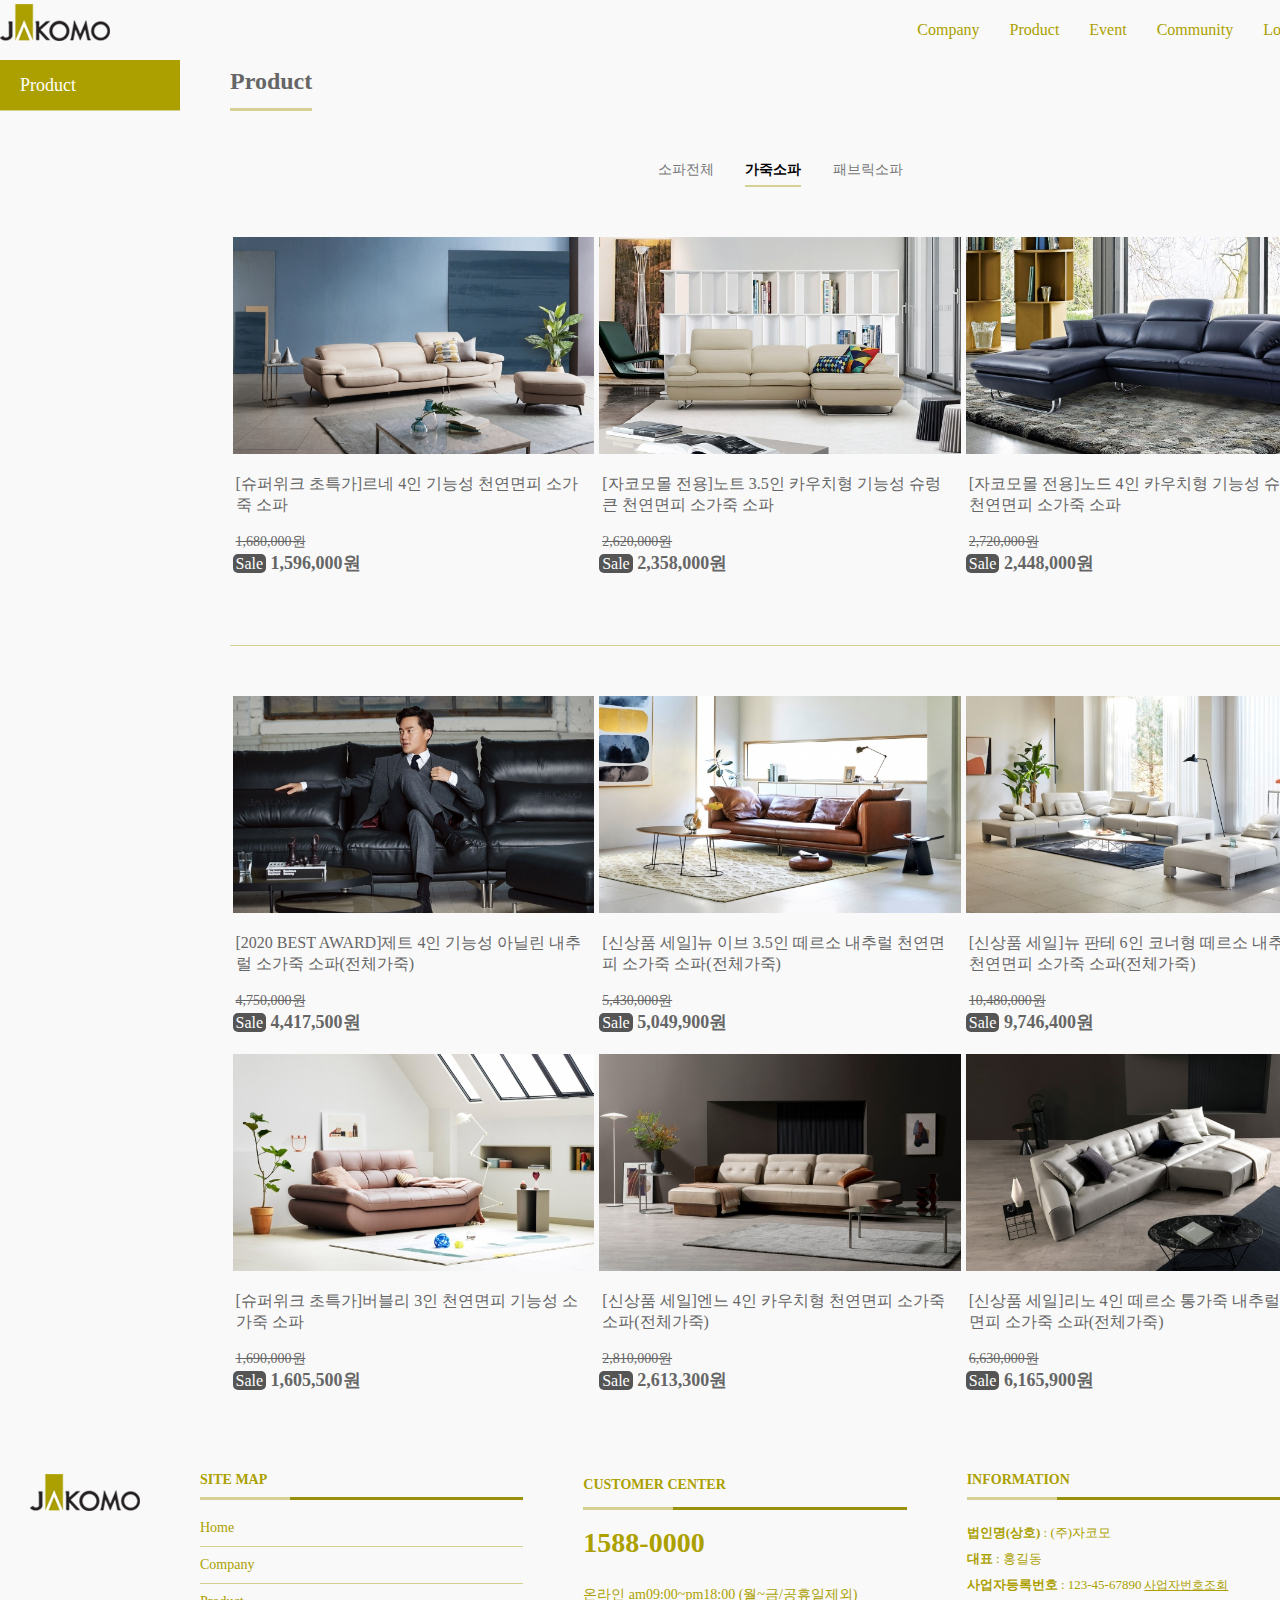
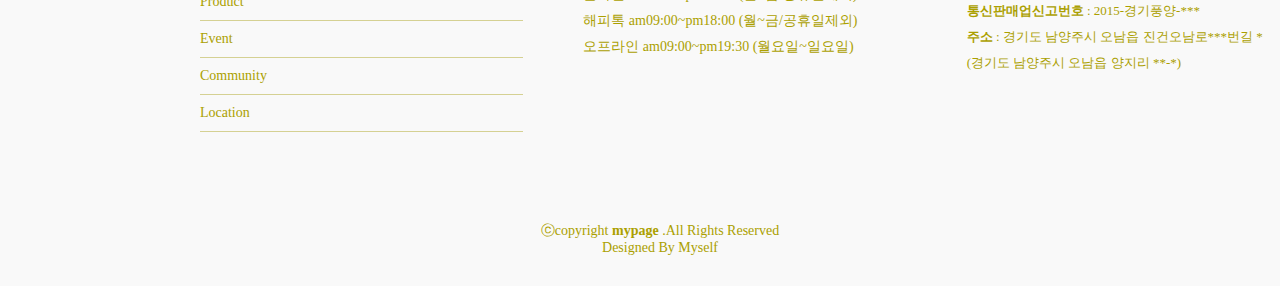
<file: product/product01.html>
<!DOCTYPE html>
 <html lang="en">
 <head>
    <meta charset="UTF-8">
    <title>product</title>
    <link rel="stylesheet" href="../css/style.css">
    <script src="../js/jquery.min.js"></script>
    <script src="../js/common.js"></script>
     <!--[if lt IE 9]>
       <script src = "http://html5shiv.googlecode.com/svn/trunk/html5.js"></script>
     <![endif]-->
 </head>
 <body class="subpage">
   <div id="wrap">
    <header id="header">
      <h1 id="top_logo"><a href="../index.html"><img src="../img/logo_img.png" alt="logo"></a></h1>
      <nav id="top_nav">
        <ul>
          <li><a href="../company/introduce.html">Company</a>
            <ul class="sub_menu">
              <li><a href="../company/introduce.html">Introduce</a></li>
              <li><a href="../company/brand.html">Brand</a></li>
              <li><a href="../company/history.html">History</a></li>
            </ul>
          </li>
          <li><a href="../product/product.html">Product</a></li>
          <li><a href="../event/event.html">Event</a></li>
          <li><a href="../community/notice.html">Community</a>
            <ul class="sub_menu">
              <li><a href="../community/notice.html">Notice</a></li>
              <li><a href="../community/qna.html">Q&A</a></li>
            </ul>
          </li>
          <li><a href="../location/location.html">Location</a></li>
        </ul>
      </nav>
    </header>
    <main>
      <!--컨텐츠 영역-->
      <div class="container">
        <!--왼쪽메뉴-->
        <aside id="lnb">
          <ul>
            <li><a class="on" href="../product/product.html">Product</a></li>
          </ul>
        </aside>
        <!--컨텐츠 본문-->
        <div class="content">
          <h2 class="sub_title"><span>Product</span></h2>
          <div class="inner">
            <div class="pro_box">
              <div class="items">
                <div class="product_title"><a href="../product/product.html"><span>소파전체</span></a>&nbsp;&nbsp;&nbsp;&nbsp;&nbsp;&nbsp;&nbsp;&nbsp;&nbsp;<a href="../product/product01.html"><span class="one">가죽소파</span></a>&nbsp;&nbsp;&nbsp;&nbsp;&nbsp;&nbsp;&nbsp;&nbsp;&nbsp;<a href="../product/product02.html"><span>패브릭소파</span></a></div>
              </div>
              <div class="items image">
                <div class="post">
                  <img src="../img/product/two_product_01.jpg">
                  <p>[슈퍼위크 초특가]르네 4인 기능성 천연면피 소가죽 소파</p>
                  <span class="underline">1,680,000원</span><br>
                  <span class="borderbox">Sale</span><span> 1,596,000원</span>
                </div>
                <div class="post">
                  <img src="../img/product/two_product_02.jpg">
                  <p>[자코모몰 전용]노트 3.5인 카우치형 기능성 슈렁 큰 천연면피 소가죽 소파</p>
                  <span class="underline">2,620,000원</span><br>
                  <span class="borderbox">Sale</span><span> 2,358,000원</span>
                </div>
                <div class="post">
                  <img src="../img/product/two_product_03.jpg">
                  <p>[자코모몰 전용]노드 4인 카우치형 기능성 슈렁큰 천연면피 소가죽 소파</p>
                  <span class="underline">2,720,000원</span><br>
                  <span class="borderbox">Sale</span><span> 2,448,000원</span>
                </div>
              </div>
            </div>
          </div>
          <div class="inner">
            <div class="pro_box">
              <div class="items image">
                <div class="post">
                  <img src="../img/product/two_product_04.jpg">
                  <p>[2020 BEST AWARD]제트 4인 기능성 아닐린 내추럴 소가죽 소파(전체가죽)</p>
                  <span class="underline">4,750,000원</span><br>
                  <span class="borderbox">Sale</span><span> 4,417,500원</span>
                </div>
                <div class="post">
                  <img src="../img/product/two_product_05.jpg">
                  <p>[신상품 세일]뉴 이브 3.5인 떼르소 내추럴 천연면피 소가죽 소파(전체가죽)</p>
                  <span class="underline">5,430,000원</span><br>
                  <span class="borderbox">Sale</span><span> 5,049,900원</span>
                </div>
                <div class="post">
                  <img src="../img/product/two_product_06.jpg">
                  <p>[신상품 세일]뉴 판테 6인 코너형 떼르소 내추럴 천연면피 소가죽 소파(전체가죽)</p>
                  <span class="underline">10,480,000원</span><br>
                  <span class="borderbox">Sale</span><span> 9,746,400원</span>
                </div>
                <div class="post">
                  <img src="../img/product/two_product_07.jpg">
                  <p>[슈퍼위크 초특가]버블리 3인 천연면피 기능성 소가죽 소파</p>
                  <span class="underline">1,690,000원</span><br>
                  <span class="borderbox">Sale</span><span> 1,605,500원</span>
                </div>
                <div class="post">
                  <img src="../img/product/two_product_08.jpg">
                  <p>[신상품 세일]엔느 4인 카우치형 천연면피 소가죽 소파(전체가죽)</p>
                  <span class="underline">2,810,000원</span><br>
                  <span class="borderbox">Sale</span><span> 2,613,300원</span>
                </div>
                <div class="post">
                  <img src="../img/product/two_product_09.jpg">
                  <p>[신상품 세일]리노 4인 떼르소 통가죽 내추럴 천연면피 소가죽 소파(전체가죽)</p>
                  <span class="underline">6,630,000원</span><br>
                  <span class="borderbox">Sale</span><span> 6,165,900원</span>
                </div>
              </div>
            </div>
          </div>
        </div>
      </div>
    </main>
    <footer id="footer">
      <div class="footer_top">
        <!-- footer 상단 영역 -->
        <div class="container">
          <div class="row">
            <div class="column footer_logo">
              <!-- footer logo -->
              <h3><a href="../index.html"><img src="../img/logo_img.png" alt=""></a></h3>
            </div>
            <div class="column">
              <!-- site map -->
              <h4>site map</h4>
              <ul>
                <li><a href="../index.html">Home</a></li>
                <li><a href="../company/introduce.html">Company</a></li>
                <li><a href="../product/product.html">Product</a></li>
                <li><a href="../event/event.html">Event</a></li>
                <li><a href="../community/notice.html">Community</a></li>
                <li><a href="../location/location.html">Location</a></li>
              </ul>
            </div>
            <div class="column">
              <!-- contact us -->
              <h4>CUSTOMER CENTER</h4>
              <p>
                <h1><a href="tel:+82-1588-0000">1588-0000</a></h1><br>
                온라인 am09:00~pm18:00 (월~금/공휴일제외)<br>
                해피톡 am09:00~pm18:00 (월~금/공휴일제외)<br>
                오프라인 am09:00~pm19:30 (월요일~일요일)
              </p>
            </div>
            <div class="column news">
              <!-- news -->
              <h4>INFORMATION</h4>
              <p>
                <strong>법인명(상호)</strong> : (주)자코모<br>
                <strong>대표</strong> : 홍길동<br>
                <strong>사업자등록번호</strong> : 123-45-67890<a href="#" style="font-size:12px"> <span style="text-decoration:underline">사업자번호조회</span></a><br>
                <strong>통신판매업신고번호</strong> : 2015-경기풍양-***<br>
                <strong>주소</strong> : 경기도 남양주시 오남읍 진건오남로***번길 *<br>(경기도 남양주시 오남읍 양지리 **-*)
              </p>
            </div>
          </div>
        </div>
      </div>
      <div class="container">
        <!-- footer 하단 영역 -->
        <div class="copyright">
          ⓒcopyright <strong>mypage</strong> .All Rights Reserved
        </div>
        <div class="credits">
          Designed By <a href="mailto:audry637@naver.com">Myself</a>
        </div>
      </div>
    </footer>
   </div>
 </body>
 </html>
</file>
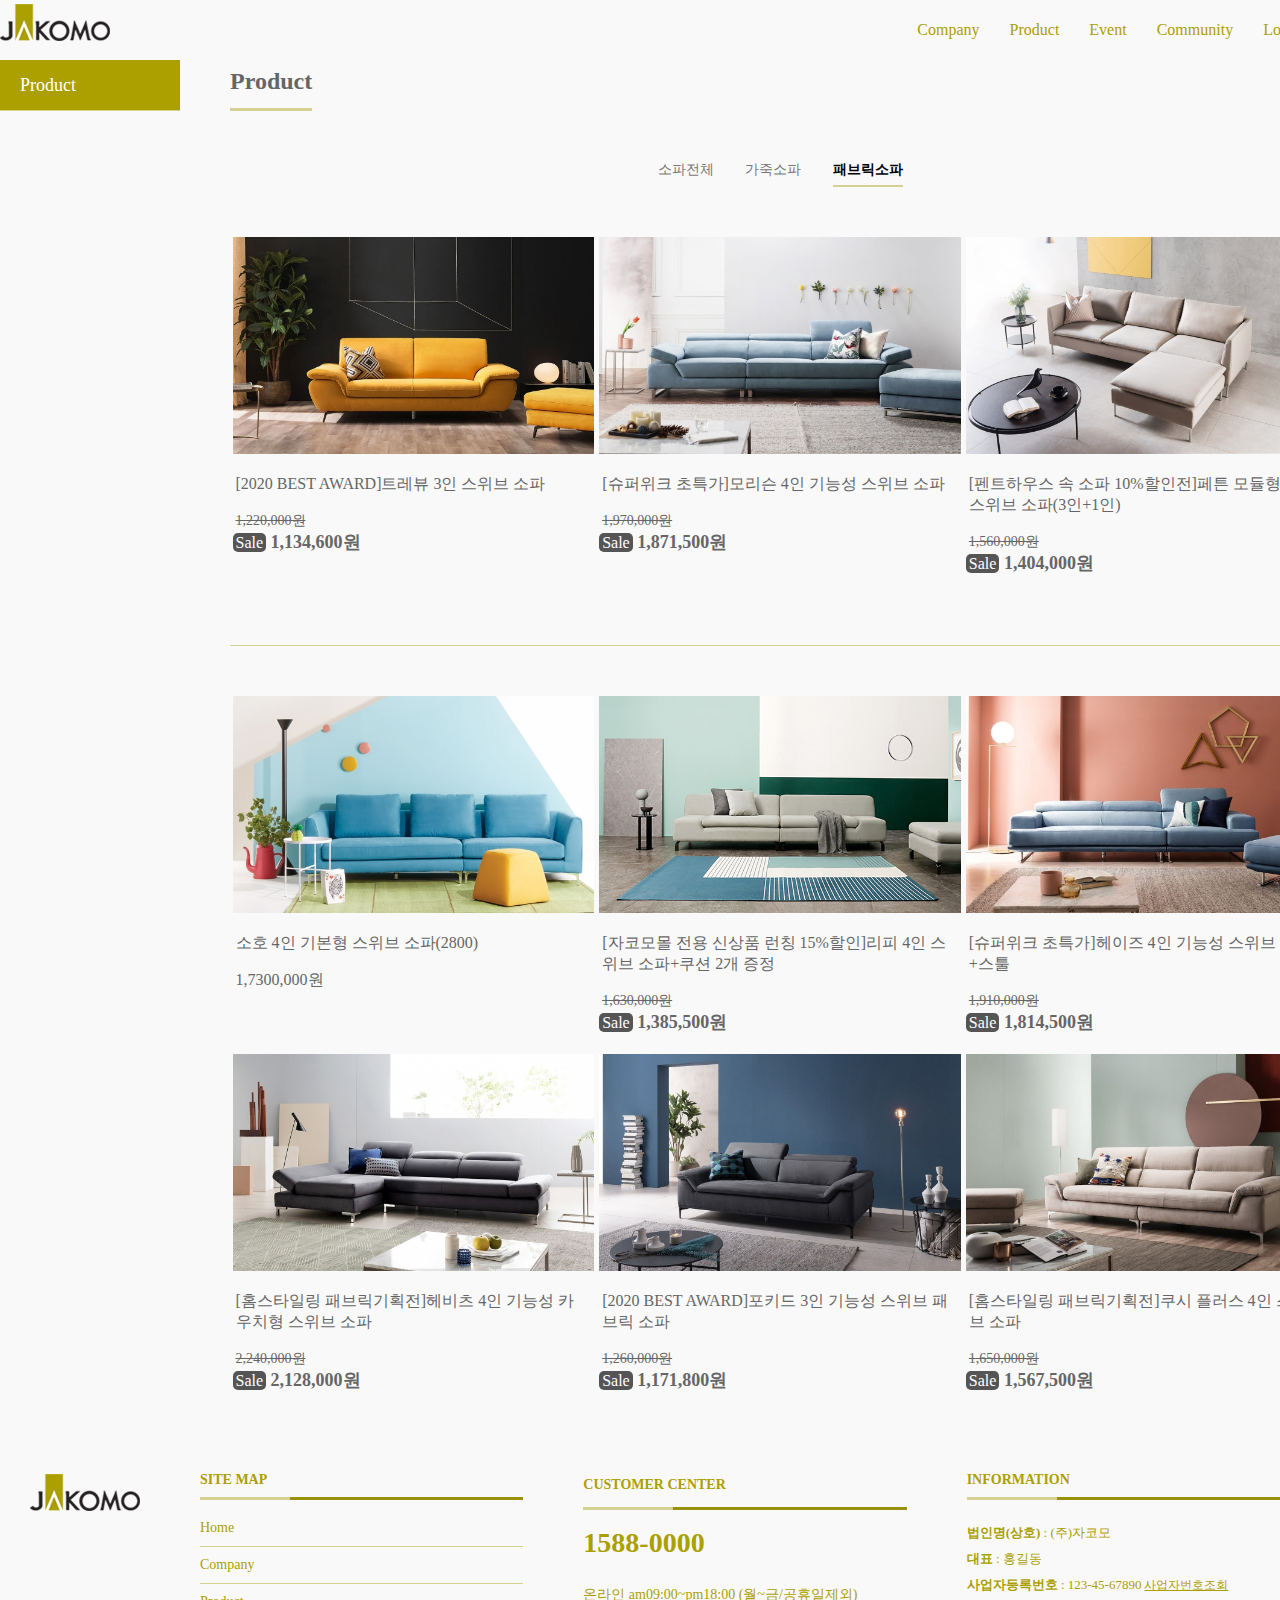
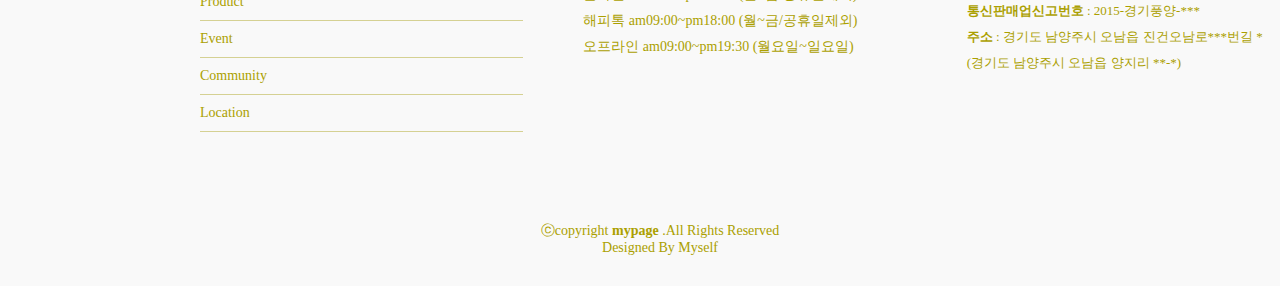
<file: product/product02.html>
<!DOCTYPE html>
 <html lang="en">
 <head>
    <meta charset="UTF-8">
    <title>product</title>
    <link rel="stylesheet" href="../css/style.css">
    <script src="../js/jquery.min.js"></script>
    <script src="../js/common.js"></script>
     <!--[if lt IE 9]>
       <script src = "http://html5shiv.googlecode.com/svn/trunk/html5.js"></script>
     <![endif]-->
 </head>
 <body class="subpage">
   <div id="wrap">
    <header id="header">
      <h1 id="top_logo"><a href="../index.html"><img src="../img/logo_img.png" alt="logo"></a></h1>
      <nav id="top_nav">
        <ul>
          <li><a href="../company/introduce.html">Company</a>
            <ul class="sub_menu">
              <li><a href="../company/introduce.html">Introduce</a></li>
              <li><a href="../company/brand.html">Brand</a></li>
              <li><a href="../company/history.html">History</a></li>
            </ul>
          </li>
          <li><a href="../product/product.html">Product</a></li>
          <li><a href="../event/event.html">Event</a></li>
          <li><a href="../community/notice.html">Community</a>
            <ul class="sub_menu">
              <li><a href="../community/notice.html">Notice</a></li>
              <li><a href="../community/qna.html">Q&A</a></li>
            </ul>
          </li>
          <li><a href="../location/location.html">Location</a></li>
        </ul>
      </nav>
    </header>
    <main>
      <!--컨텐츠 영역-->
      <div class="container">
        <!--왼쪽메뉴-->
        <aside id="lnb">
          <ul>
            <li><a class="on" href="../product/product.html">Product</a></li>
          </ul>
        </aside>
        <!--컨텐츠 본문-->
        <div class="content">
          <h2 class="sub_title"><span>Product</span></h2>
          <div class="inner">
            <div class="pro_box">
              <div class="items">
                <div class="product_title"><a href="../product/product.html"><span>소파전체</span></a>&nbsp;&nbsp;&nbsp;&nbsp;&nbsp;&nbsp;&nbsp;&nbsp;&nbsp;<a href="../product/product01.html"><span>가죽소파</span></a>&nbsp;&nbsp;&nbsp;&nbsp;&nbsp;&nbsp;&nbsp;&nbsp;&nbsp;<a href="../product/product02.html"><span class="one">패브릭소파</span></a></div>
              </div>
              <div class="items image">
                <div class="post">
                  <img src="../img/product/three_product_01.jpg">
                  <p>[2020 BEST AWARD]트레뷰 3인 스위브 소파</p>
                  <span class="underline">1,220,000원</span><br>
                  <span class="borderbox">Sale</span><span> 1,134,600원</span>
                </div>
                <div class="post">
                  <img src="../img/product/three_product_02.jpg">
                  <p>[슈퍼위크 초특가]모리슨 4인 기능성 스위브 소파</p>
                  <span class="underline">1,970,000원</span><br>
                  <span class="borderbox">Sale</span><span> 1,871,500원</span>
                </div>
                <div class="post">
                  <img src="../img/product/three_product_03.jpg">
                  <p>[펜트하우스 속 소파 10%할인전]페튼 모듈형 4인 스위브 소파(3인+1인)</p>
                  <span class="underline">1,560,000원</span><br>
                  <span class="borderbox">Sale</span><span> 1,404,000원</span>
                </div>
              </div>
            </div>
          </div>
          <div class="inner">
            <div class="pro_box">
              <div class="items image">
                <div class="post">
                  <img src="../img/product/three_product_04.jpg">
                  <p>소호 4인 기본형 스위브 소파(2800)</p>
                  <span>1,7300,000원</span>
                </div>
                <div class="post">
                  <img src="../img/product/three_product_05.jpg">
                  <p>[자코모몰 전용 신상품 런칭 15%할인]리피 4인 스위브 소파+쿠션 2개 증정</p>
                  <span class="underline">1,630,000원</span><br>
                  <span class="borderbox">Sale</span><span> 1,385,500원</span>
                </div>
                <div class="post">
                  <img src="../img/product/three_product_06.jpg">
                  <p>[슈퍼위크 초특가]헤이즈 4인 기능성 스위브 소파+스툴</p>
                  <span class="underline">1,910,000원</span><br>
                  <span class="borderbox">Sale</span><span> 1,814,500원</span>
                </div>
                <div class="post">
                  <img src="../img/product/three_product_07.jpg">
                  <p>[홈스타일링 패브릭기획전]헤비츠 4인 기능성 카우치형 스위브 소파</p>
                  <span class="underline">2,240,000원</span><br>
                  <span class="borderbox">Sale</span><span> 2,128,000원</span>
                </div>
                <div class="post">
                  <img src="../img/product/three_product_08.jpg">
                  <p>[2020 BEST AWARD]포키드 3인 기능성 스위브 패브릭 소파</p>
                  <span class="underline">1,260,000원</span><br>
                  <span class="borderbox">Sale</span><span> 1,171,800원</span>
                </div>
                <div class="post">
                  <img src="../img/product/three_product_09.jpg">
                  <p>[홈스타일링 패브릭기획전]쿠시 플러스 4인 스위브 소파</p>
                  <span class="underline">1,650,000원</span><br>
                  <span class="borderbox">Sale</span><span> 1,567,500원</span>
                </div>
              </div>
            </div>
          </div>
        </div>
      </div>
    </main>
    <footer id="footer">
      <div class="footer_top">
        <!-- footer 상단 영역 -->
        <div class="container">
          <div class="row">
            <div class="column footer_logo">
              <!-- footer logo -->
              <h3><a href="../index.html"><img src="../img/logo_img.png" alt=""></a></h3>
            </div>
            <div class="column">
              <!-- site map -->
              <h4>site map</h4>
              <ul>
                <li><a href="../index.html">Home</a></li>
                <li><a href="../company/introduce.html">Company</a></li>
                <li><a href="../product/product.html">Product</a></li>
                <li><a href="../event/event.html">Event</a></li>
                <li><a href="../community/notice.html">Community</a></li>
                <li><a href="../location/location.html">Location</a></li>
              </ul>
            </div>
            <div class="column">
              <!-- contact us -->
              <h4>CUSTOMER CENTER</h4>
              <p>
                <h1><a href="tel:+82-1588-0000">1588-0000</a></h1><br>
                온라인 am09:00~pm18:00 (월~금/공휴일제외)<br>
                해피톡 am09:00~pm18:00 (월~금/공휴일제외)<br>
                오프라인 am09:00~pm19:30 (월요일~일요일)
              </p>
            </div>
            <div class="column news">
              <!-- news -->
              <h4>INFORMATION</h4>
              <p>
                <strong>법인명(상호)</strong> : (주)자코모<br>
                <strong>대표</strong> : 홍길동<br>
                <strong>사업자등록번호</strong> : 123-45-67890<a href="#" style="font-size:12px"> <span style="text-decoration:underline">사업자번호조회</span></a><br>
                <strong>통신판매업신고번호</strong> : 2015-경기풍양-***<br>
                <strong>주소</strong> : 경기도 남양주시 오남읍 진건오남로***번길 *<br>(경기도 남양주시 오남읍 양지리 **-*)
              </p>
            </div>
          </div>
        </div>
      </div>
      <div class="container">
        <!-- footer 하단 영역 -->
        <div class="copyright">
          ⓒcopyright <strong>mypage</strong> .All Rights Reserved
        </div>
        <div class="credits">
          Designed By <a href="mailto:audry637@naver.com">Myself</a>
        </div>
      </div>
    </footer>
   </div>
 </body>
 </html>
</file>
<file: css/style.css>
@charset "UTF-8";
@import url("https://fonts.googleapis.com/css2?family=Lobster&display=swap");
@import url("https://fonts.googleapis.com/css2?family=Lobster+Two:ital,wght@0,400;0,700;1,400;1,700&display=swap");
@import url("https://fonts.googleapis.com/css2?family=Poor+Story&display=swap");
/* font-family: 'Poor Story', cursive; */
@import url("https://fonts.googleapis.com/css2?family=Nanum+Gothic:wght@400;700;800&display=swap");
/* font-family: 'Nanum Gothic', sans-serif; */
@import url("https://fonts.googleapis.com/css2?family=Gaegu:wght@300;400;700&display=swap");
html, body {
  height: 100%;
}

body {
  background: #f9f9f9;
  color: #666666;
}

html, body, ul, li, h1, h2, h3, h4, h5, h6 {
  margin: 0;
  padding: 0;
}

li {
  list-style: none;
}

a {
  text-decoration: none;
  color: #aba000;
  transition: .5s;
}

a:hover {
  color: #d5d193;
}

@media screen and (min-width: 0\0) {
  .container > .content {
    width: 1320px;
  }
}

.box {
  display: flex;
}

.box .items {
  position: relative;
  box-sizing: border-box;
  padding: 50px;
  flex: 100%;
  flex-shrink: 0;
  font-size: 18px;
}

.box .items .title {
  font-size: 26px;
}

.box .items p.main {
  line-height: 30px;
  color: #333;
}

.box .items p.main .font {
  font-weight: 400;
  line-height: 40px;
}

.box .items p.main .font_w {
  margin-top: 0;
  margin-bottom: 40px;
  font-size: 34px;
}

.box .items p.main .fontT {
  line-height: 40px;
  margin-bottom: 30px;
  font-weight: 600;
}

.box .items p.main .fontC {
  color: #666;
  font-size: 18px;
}

.box .items p.main span {
  font-size: 24px;
  display: inline-block;
  margin: 10px 0;
  font-weight: 600;
  font-family: 'Nanum Gothic', sans-serif;
}

.box .items img {
  width: 100%;
}

.box .items .location {
  position: absolute;
  vertical-align: middle;
  text-align: center;
  top: 50%;
  left: 50%;
  transform: translate(-50%, -50%);
  color: white;
}

.box .items .location img {
  width: 20%;
}

.box .items .location h1 {
  text-transform: uppercase;
  margin: 40px 0 10px;
  font-weight: 900;
  font-size: 50px;
}

.box .items .location span {
  font-size: 16px;
  position: relative;
  box-sizing: border-box;
  padding-bottom: 20px;
}

.box .items .location span:after {
  content: '';
  position: absolute;
  width: 60px;
  height: 1px;
  background: rgba(255, 255, 255, 0.4);
  text-align: center;
  bottom: 0;
  left: 50%;
  transform: translateX(-50%);
}

.box .items .location a {
  color: white;
  font-size: 12px;
  margin: 40px 0 0;
  display: inline-block;
  box-sizing: border-box;
  border: 3px solid white;
  padding: 8px 50px;
}

.box .items .location a:hover {
  background: white;
  color: black;
}

.box.items_2 .items {
  flex: 50%;
}

.box.items_2 .items:first-child {
  text-align: right;
}

.gbtn {
  display: inline-block;
  box-sizing: border-box;
  padding: 0 20px;
  height: 50px;
  line-height: 50px;
  text-align: center;
  background: #aba000;
  color: white;
  border: 1px solid #aba000;
}

.gbtn:hover {
  color: #aba000;
  background: white;
}

table {
  width: 100%;
  table-layout: fixed;
}

table + .gbtn {
  margin-top: 20px;
  float: right;
}

table tr th {
  padding: 20px 15px;
  text-align: center;
  font-weight: 500;
  font-size: 16px;
  color: #ffffff;
  text-transform: uppercase;
}

table tr th.width {
  width: 63%;
}

table tr td {
  padding: 15px;
  text-align: center;
  vertical-align: middle;
  font-weight: 300;
  font-size: 13px;
  color: #666666;
  border-bottom: 1px solid #d5d193;
}

table tr td.width {
  text-align: left;
  width: 63%;
  font-size: 15px;
}

.tbl_header {
  margin-top: 50px;
  background-color: rgba(171, 160, 0, 0.7);
}

.tbl_content {
  margin-top: 0;
}

#wrap {
  width: 1320px;
  margin: 0 auto;
}

#wrap #header {
  position: relative;
  height: 60px;
}

#wrap #header #top_logo {
  float: left;
}

#wrap #header #top_logo a {
  height: 60px;
  line-height: 60px;
}

#wrap #header #top_nav {
  position: relative;
  height: 60px;
  float: right;
}

#wrap #header #top_nav ul {
  float: left;
}

#wrap #header #top_nav ul li {
  position: relative;
  float: left;
  margin-left: 30px;
}

#wrap #header #top_nav ul li:first-child {
  margin-left: 0;
}

#wrap #header #top_nav ul li a {
  display: inline-block;
  width: 100%;
  height: 100%;
  line-height: 60px;
  height: 60px;
}

#wrap #header #top_nav ul li:hover .sub_menu {
  visibility: visible;
  top: 100%;
  opacity: 1;
}

#wrap #header #top_nav ul li .sub_menu {
  position: absolute;
  border: 1px solid #d5d193;
  visibility: hidden;
  top: calc( 100% - 3px);
  opacity: 0;
  transition: .5s;
  z-index: 500;
}

#wrap #header #top_nav ul li .sub_menu li {
  width: 100%;
  margin: 0;
  background: white;
  box-sizing: border-box;
  padding: 0 10px;
  width: 100%;
  min-width: 150px;
  transition: .5s;
}

#wrap #header #top_nav ul li .sub_menu li a {
  line-height: 40px;
  height: 40px;
}

#wrap #header #top_nav ul li .sub_menu li:hover {
  background: #aba000;
}

#wrap #header #top_nav ul li .sub_menu li:hover a {
  color: white;
}

#wrap #footer {
  color: #aba000;
  font-size: 14px;
}

#wrap #footer .footer_top {
  padding: 60px 0 30px;
}

#wrap #footer .container {
  margin: 0 auto;
  width: 100%;
}

#wrap #footer .container .row {
  display: flex;
  justify-content: center;
  flex-wrap: wrap;
}

#wrap #footer .container .row .column {
  flex: 25%;
  -ms-flex: 23%;
  box-sizing: border-box;
  padding: 0 30px;
  margin-bottom: 30px;
}

#wrap #footer .container .row .column:nth-child(1) {
  flex: 100px;
}

#wrap #footer .container .row .column:nth-child(3) {
  line-height: 26px;
}

#wrap #footer .container .row .column.footer_logo h3 {
  font-size: 34px;
  margin: 0 0 20px 0;
  padding: 2px 0 2px 0px;
  line-height: 1;
  font-weight: 700;
}

#wrap #footer .container .row .column h4 {
  position: relative;
  font-size: 14px;
  font-weight: 700;
  /* 700 = bold */
  color: #aba000;
  text-transform: uppercase;
  /*대문자 표기*/
  padding-bottom: 12px;
  margin-bottom: 20px;
}

#wrap #footer .container .row .column h4::before, #wrap #footer .container .row .column h4::after {
  content: '';
  position: absolute;
  left: 0;
  bottom: 0;
  height: 3px;
}

#wrap #footer .container .row .column h4:before {
  right: 0;
  background: #99900e;
}

#wrap #footer .container .row .column h4:after {
  width: 90px;
  background: #d5d193;
}

#wrap #footer .container .row .column ul li {
  border-bottom: 1px solid #d5d193;
  padding: 10px 0;
}

#wrap #footer .container .row .column ul li:nth-child(1) {
  padding-top: 0;
}

#wrap #footer .container .row .column p {
  line-height: 26px;
  font-size: 13px;
}

#wrap #footer > .container {
  padding: 30px 0;
  text-align: center;
}

.mainbanner {
  height: 600px;
  background: url("../img/main_banner.jpg") no-repeat;
  background-size: cover;
}

.inner:nth-child(1) {
  margin-top: 50px;
}

body.subpage main .container {
  display: flex;
}

body.subpage main .container #lnb {
  flex: 230px;
  flex-shrink: 0;
  flex-grow: 0;
  box-sizing: border-box;
  padding-right: 50px;
}

body.subpage main .container #lnb ul li {
  border-bottom: 1px solid #d5d193;
}

body.subpage main .container #lnb ul li a {
  display: inline-block;
  width: 100%;
  height: 100%;
  line-height: 50px;
  font-size: 18px;
  box-sizing: border-box;
  transition: 0.5s;
}

body.subpage main .container #lnb ul li a:hover {
  padding-left: 20px;
}

body.subpage main .container #lnb ul li a.on {
  color: white;
  background: #aba000;
  padding-left: 20px;
}

body.subpage main .container .sub_title span {
  position: relative;
  display: inline-block;
  padding-bottom: 8px;
  line-height: 43px;
}

body.subpage main .container .sub_title span:after {
  content: '';
  position: absolute;
  height: 3px;
  background: #d5d193;
  bottom: 0;
  left: 0;
  right: 0;
}

body.subpage main .container .inner + .inner {
  margin-top: 50px;
  padding-top: 50px;
  border-top: 1px solid #d5d193;
}

body.subpage main .container .inner .box {
  flex-wrap: wrap;
}

body.subpage main .container .inner .box .items {
  padding: 50px 0;
}

body.subpage main .container .inner .box .items p.introduce {
  color: black;
  margin: 40px 20px 100px;
  text-align: center;
}

body.subpage main .container .inner .box .items p.introduce span.big {
  font-family: 'Lobster', cursive;
  font-size: 80px;
  letter-spacing: 2px;
}

body.subpage main .container .inner .box .items p.introduce span.normal {
  font-size: 25px;
  display: inline-block;
  margin: 20px 0;
}

body.subpage main .container .inner .box .items p.introduce span.small {
  line-height: 28px;
  font-size: 16px;
  font-weight: 900;
}

body.subpage main .container .inner .box .items p.background {
  background: #f4f4f4;
  display: flex;
  margin-top: 100px;
  box-sizing: border-box;
  padding: 20px 100px 50px;
}

body.subpage main .container .inner .box .items p.background span {
  flex: 33.3333333%;
  box-sizing: border-box;
  padding: 20px 30px;
  word-break: keep-all;
  line-height: 25px;
  font-weight: 600;
  position: relative;
  font-size: 14px;
  text-align: left;
  color: #666;
}

body.subpage main .container .inner .box .items p.background span:after {
  content: '';
  position: absolute;
  width: 13px;
  height: 31px;
  background: #c7ea02;
  top: -35px;
  left: 10px;
}

body.subpage main .container .inner .box .items p.background span strong {
  color: black;
  font-size: 21px;
}

body.subpage main .container .inner .box .items .italic {
  font-style: italic;
  font-weight: 800;
  color: black;
  font-family: 'Lobster Two', cursive;
  letter-spacing: 5px;
}

body.subpage main .container .inner .box .items .first {
  text-align: center;
  color: black;
}

body.subpage main .container .inner .box .items .first .italic {
  font-size: 60px;
  margin: 20px 0;
}

body.subpage main .container .inner .box .items .first .title {
  font-size: 48px;
  font-weight: 600;
  margin: 20px 0 40px 0;
}

body.subpage main .container .inner .box .items .first .text {
  font-size: 16px;
  box-sizing: border-box;
  padding-top: 40px;
  margin-bottom: 100px;
  position: relative;
  line-height: 28px;
}

body.subpage main .container .inner .box .items .first .text:after {
  content: '';
  position: absolute;
  top: 0;
  right: 210px;
  left: 210px;
  height: 1px;
  background: black;
}

body.subpage main .container .inner .box .items .second {
  display: flex;
  margin-bottom: 100px;
}

body.subpage main .container .inner .box .items .second .column {
  flex: 33.3333%;
  background: #f1f1f1;
  box-sizing: border-box;
  margin: 0 10px;
  padding: 20px;
  text-align: center;
}

body.subpage main .container .inner .box .items .second .column:last-child img {
  width: 31%;
}

body.subpage main .container .inner .box .items .second .column img {
  width: 50%;
  margin-bottom: 50px;
}

body.subpage main .container .inner .box .items .second .column .italic {
  font-size: 30px;
}

body.subpage main .container .inner .box .items .second .column .title {
  letter-spacing: -2px;
  font-size: 22px;
  margin: 20px 0;
}

body.subpage main .container .inner .box .items .second .column .title span {
  font-style: italic;
}

body.subpage main .container .inner .box .items .second .column .text {
  font-size: 16px;
  word-break: keep-all;
}

body.subpage main .container .inner .box .items .third {
  background: #f1f1f1;
  box-sizing: border-box;
  padding: 30px;
}

body.subpage main .container .inner .box .items .third .italic {
  font-size: 50px;
}

body.subpage main .container .inner .box .items .third .title {
  font-weight: 500;
  margin-top: 40px;
  margin-bottom: 25px;
}

body.subpage main .container .inner .box .items .third .title span {
  font-style: italic;
}

body.subpage main .container .inner .box .items .third .text {
  font-size: 16px;
  word-break: keep-all;
}

body.subpage main .container .inner .box .items .history .section table {
  border: none;
}

body.subpage main .container .inner .box .items .history .section table tr:nth-child(odd) {
  background: #f4f4f4;
}

body.subpage main .container .inner .box .items .history .section table tr:nth-child(even) {
  background: #f7f7f7;
}

body.subpage main .container .inner .box .items .history .section table tr:first-child td {
  border-top: 1px solid #d5d193;
}

body.subpage main .container .inner .box .items .history .section table tr td.one {
  width: 30%;
  font-size: 30px;
  font-weight: 500;
  color: black;
  text-align: center;
  font-family: 'Lobster', cursive;
  border-right: 1px solid rgba(171, 160, 0, 0.2);
}

body.subpage main .container .inner .box .items .history .section table tr td.two {
  text-align: left;
  font-weight: 500;
  color: black;
  box-sizing: border-box;
  padding: 30px;
}

body.subpage main .container .inner .box p.bottom_text {
  margin: 50px auto 200px;
  text-align: center;
  font-weight: 600;
  line-height: 28px;
}

body.subpage main .container .inner .box .event_title {
  border-bottom: 2px solid rgba(213, 209, 147, 0.2);
  box-sizing: border-box;
  padding-bottom: 8px;
}

body.subpage main .container .inner .box .event_title a {
  display: inline-block;
}

body.subpage main .container .inner .box .event_title a span {
  font-weight: 500;
  position: relative;
  box-sizing: border-box;
  padding-bottom: 10px;
  color: #777;
}

body.subpage main .container .inner .box .event_title a span.one {
  color: black;
}

body.subpage main .container .inner .box .event_title a span.one:after {
  content: '';
  position: absolute;
  height: 2px;
  background: #d5d193;
  bottom: 0;
  left: 0;
  right: 0;
}

body.subpage main .container .inner .box .image {
  display: flex;
  flex: 33.333%;
  margin-bottom: 100px;
}

body.subpage main .container .inner .box .image .post {
  margin-left: 15px;
}

body.subpage main .container .inner .box .image .post:first-child {
  margin-left: 0;
}

body.subpage main .container .inner .box .image .post p {
  font-size: 14px;
  text-align: center;
}

body.subpage main .container .inner .box .image .post p:nth-of-type(1) {
  font-size: 16px;
  font-weight: 700;
  text-align: center;
}

body.subpage main .container .inner .box .board {
  width: 1000px;
  margin: 100px 0;
}

body.subpage main .container .inner .box .board p {
  text-align: center;
  font-size: 14px;
}

body.subpage main .container .inner .box .board p:first-child {
  font-size: 21px;
  font-weight: 900;
}

body.subpage main .container .inner .pro_box .items .product_title {
  width: 1100px;
  box-sizing: border-box;
  padding-bottom: 8px;
  margin: 50px 0;
  font-size: 14px;
  text-align: center;
}

body.subpage main .container .inner .pro_box .items .product_title a {
  display: inline-block;
}

body.subpage main .container .inner .pro_box .items .product_title a span {
  font-weight: 500;
  position: relative;
  box-sizing: border-box;
  padding-bottom: 10px;
  color: #777;
}

body.subpage main .container .inner .pro_box .items .product_title a span.one {
  color: black;
  font-weight: 900;
}

body.subpage main .container .inner .pro_box .items .product_title a span.one:after {
  content: '';
  position: absolute;
  height: 2px;
  background: #d5d193;
  bottom: 0;
  left: 0;
  right: 0;
}

body.subpage main .container .inner .pro_box .image {
  display: flex;
  flex-wrap: wrap;
}

body.subpage main .container .inner .pro_box .image .post {
  flex: 33.333%;
  -ms-flex: 32%;
  margin-bottom: 20px;
  padding-left: 2.5px;
  padding-right: 2.5px;
  box-sizing: border-box;
  overflow: hidden;
}

body.subpage main .container .inner .pro_box .image .post:first-child {
  margin-left: 0;
}

body.subpage main .container .inner .pro_box .image .post img {
  width: 100%;
}

body.subpage main .container .inner .pro_box .image .post img:hover {
  transition: all .1s ease-in;
  transform: scale(1.1);
  transform-origin: center center;
}

body.subpage main .container .inner .pro_box .image .post .underline {
  text-decoration-line: line-through;
  font-size: 14px;
}

@media screen and (min-width: 0\0) {
  body.subpage main .container .inner .pro_box .image .post .underline {
    position: relative;
    z-index: 1;
  }
  body.subpage main .container .inner .pro_box .image .post .underline:before {
    border-top: 1px solid black;
    content: '';
    width: 100%;
    position: absolute;
    top: 50%;
    z-index: -1;
    left: 0;
  }
}

body.subpage main .container .inner .pro_box .image .post .borderbox {
  width: 2px;
  height: 1px;
  background: #555;
  color: white;
  border-radius: 5px;
  box-sizing: border-box;
  padding: 1px 3px;
}

body.subpage main .container .inner .pro_box .image .post .borderbox + span {
  font-size: 18px;
  font-weight: 700;
}

body.subpage main .container .inner .pro_box .image .post p {
  margin-right: 10px;
  margin-left: 3px;
}

body.subpage main .container .inner .pro_box .image .post p + span {
  margin-left: 3px;
}

body.subpage main p.page {
  text-align: center;
  margin: 40px 0;
}

body.subpage main p.page a {
  color: #666;
}

body.subpage main p.page a span {
  display: inline-block;
  width: 18px;
  height: 18px;
  line-height: 18px;
  border-radius: 50%;
  padding: 1px;
  font-size: 12px;
  text-align: center;
  border: 1px solid #d5d193;
  color: #99900e;
}

body.subpage main p.page a span.black {
  background: rgba(171, 160, 0, 0.7);
  color: white;
  font-size: 13px;
  border: 1px solid #aba000;
  margin: 0 10px;
}

body.subpage main p.search {
  text-align: center;
  margin: 40px 0;
  margin-bottom: 15%;
  margin-left: -88px;
}

body.subpage main p.search span {
  text-transform: uppercase;
  font-size: 13px;
  color: #99900e;
  margin: 0 15px;
}

body.subpage main p.search input[type=text], body.subpage main p.search select {
  padding: 5px;
  outline: none;
  border: 1px solid #99900e;
  color: #99900e;
}

body.subpage main p.search a {
  display: inline-block;
  color: white;
  background: rgba(171, 160, 0, 0.7);
  padding: 5px;
  vertical-align: middle;
}

body.subpage main p.search a span {
  margin: 0 15px;
  color: white;
}
</file>
